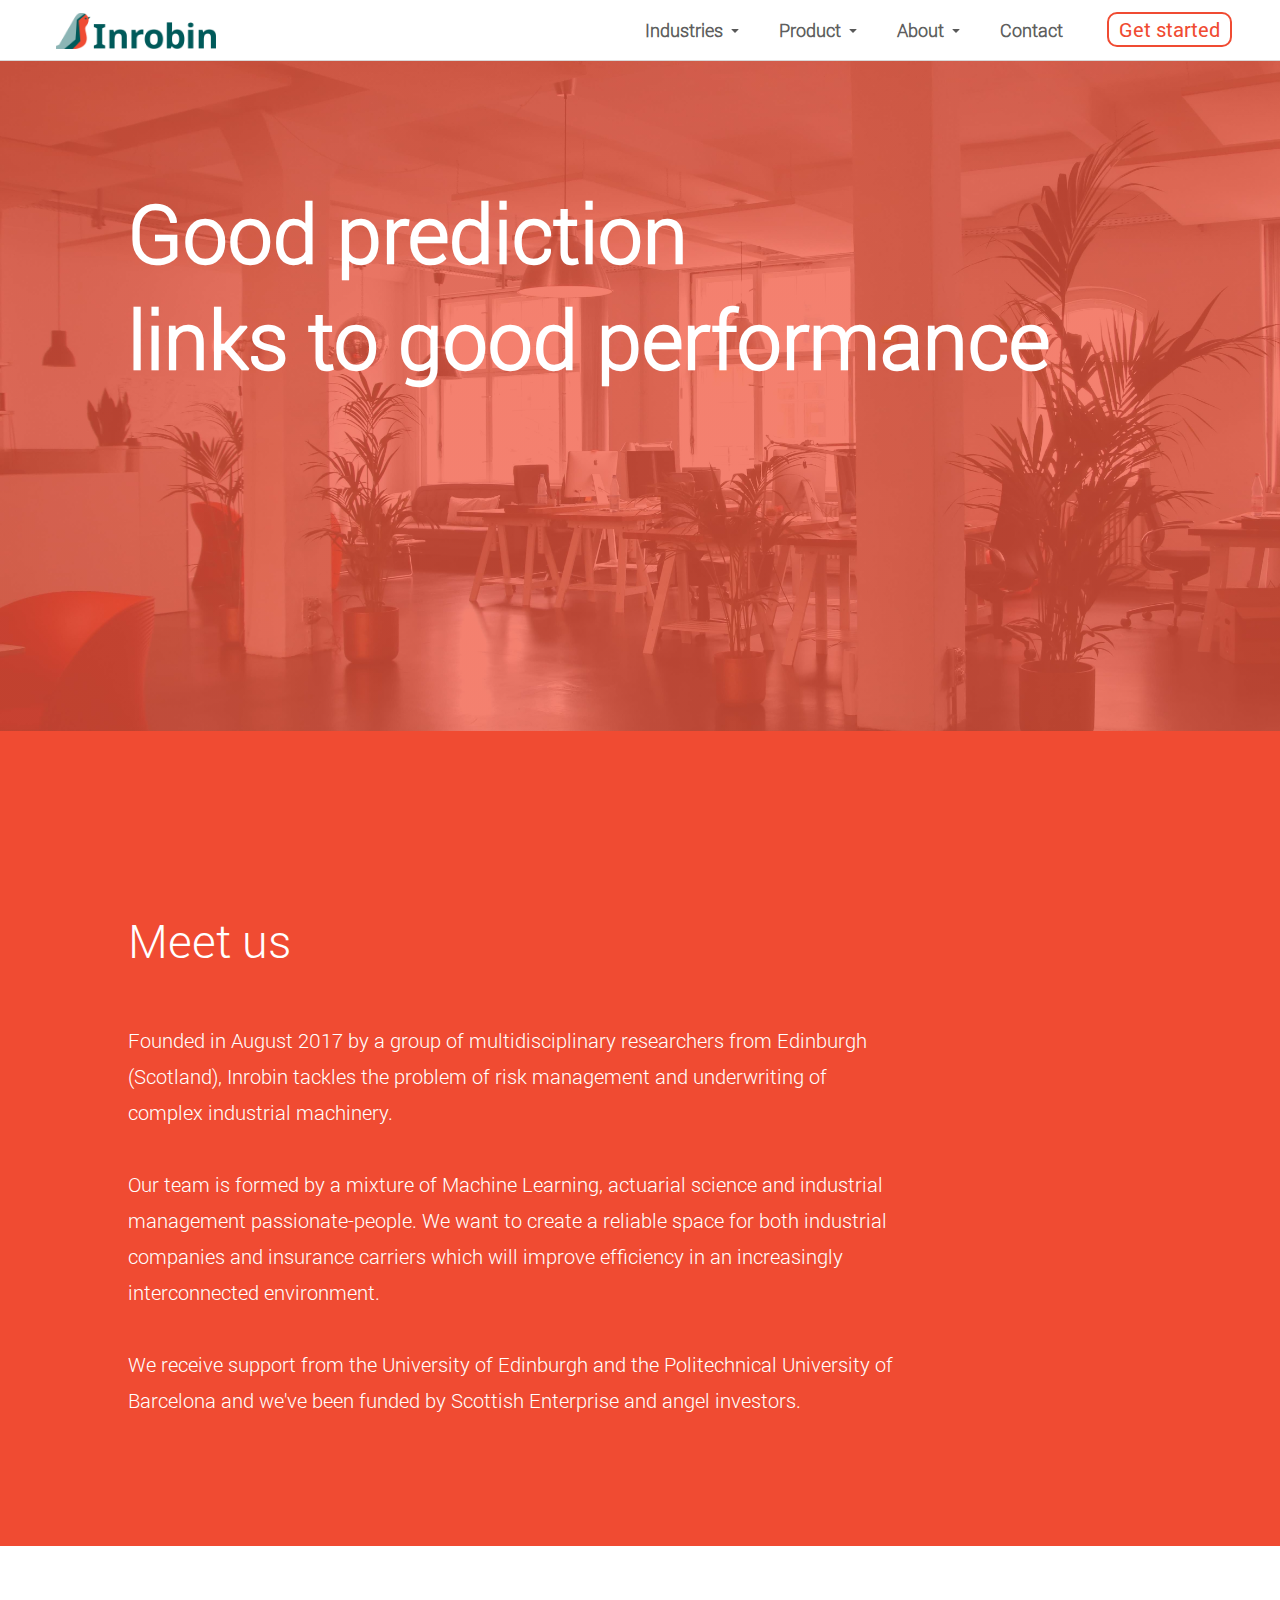
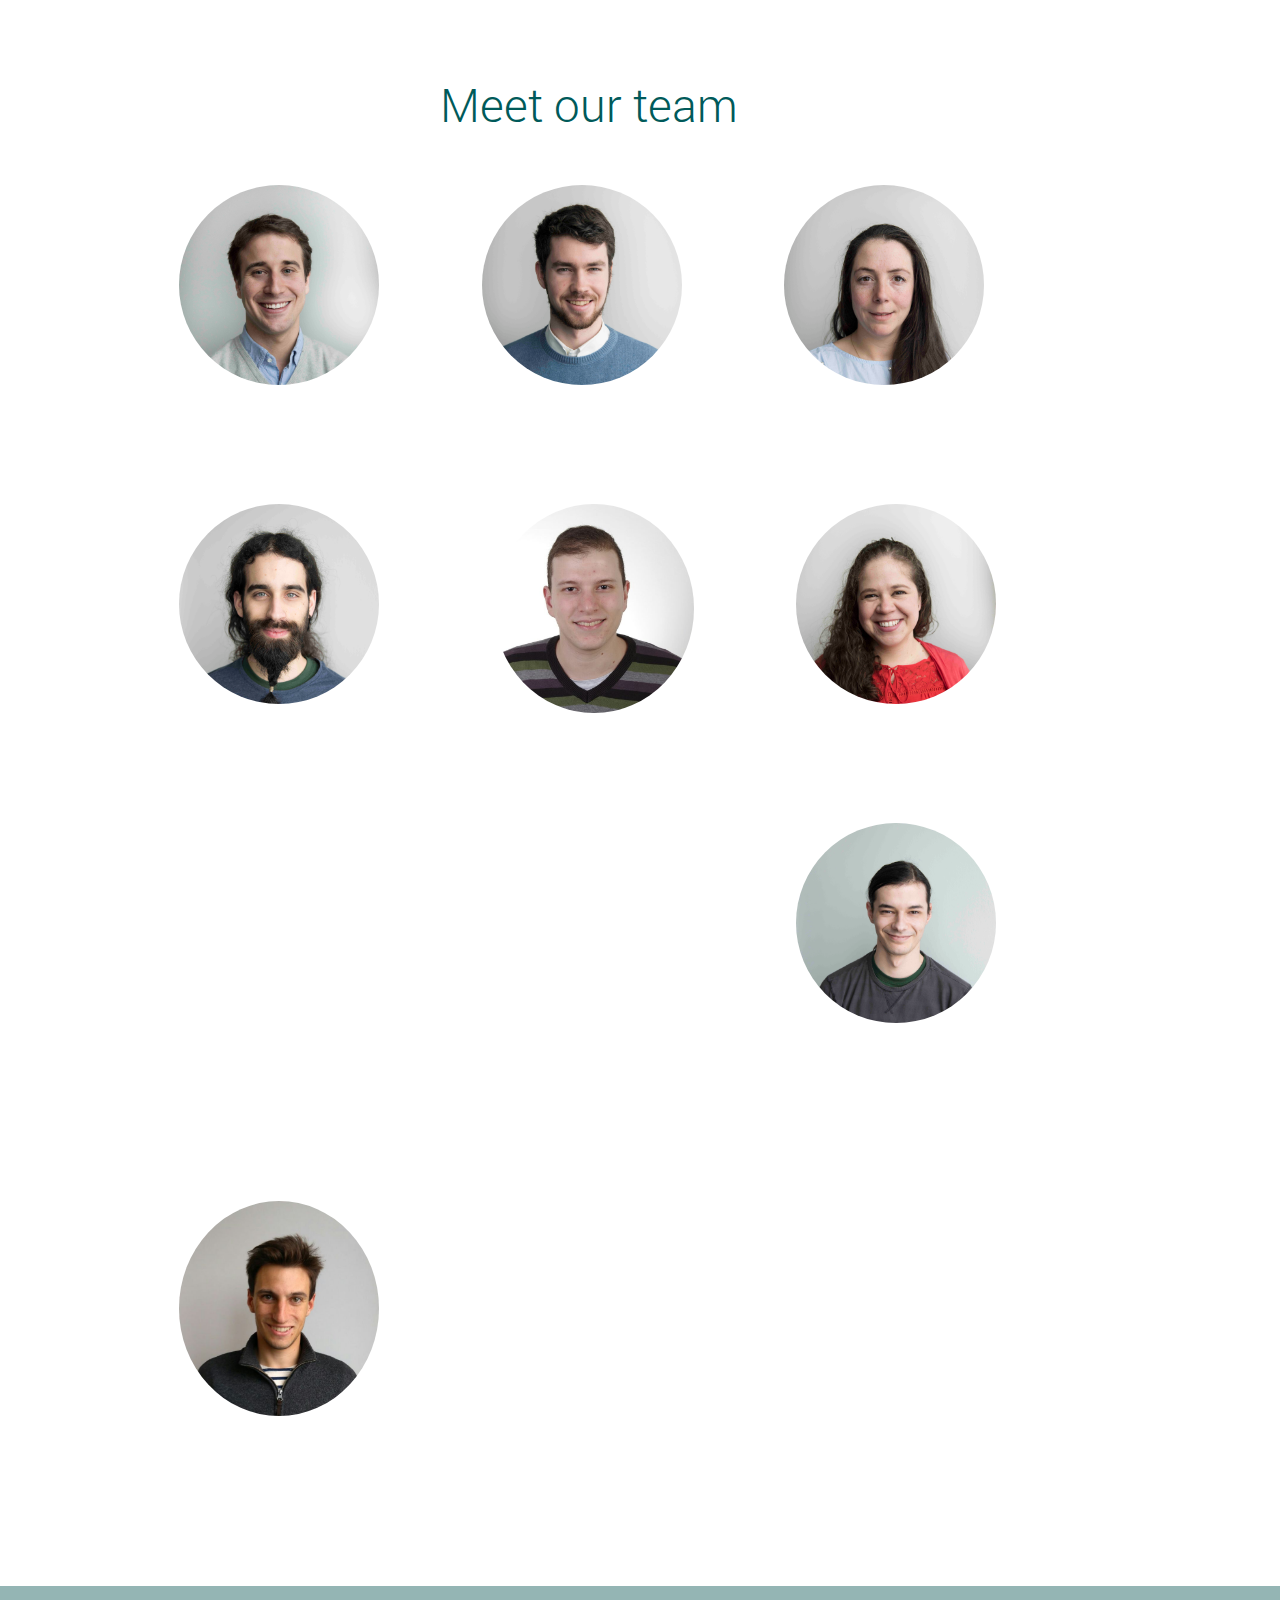
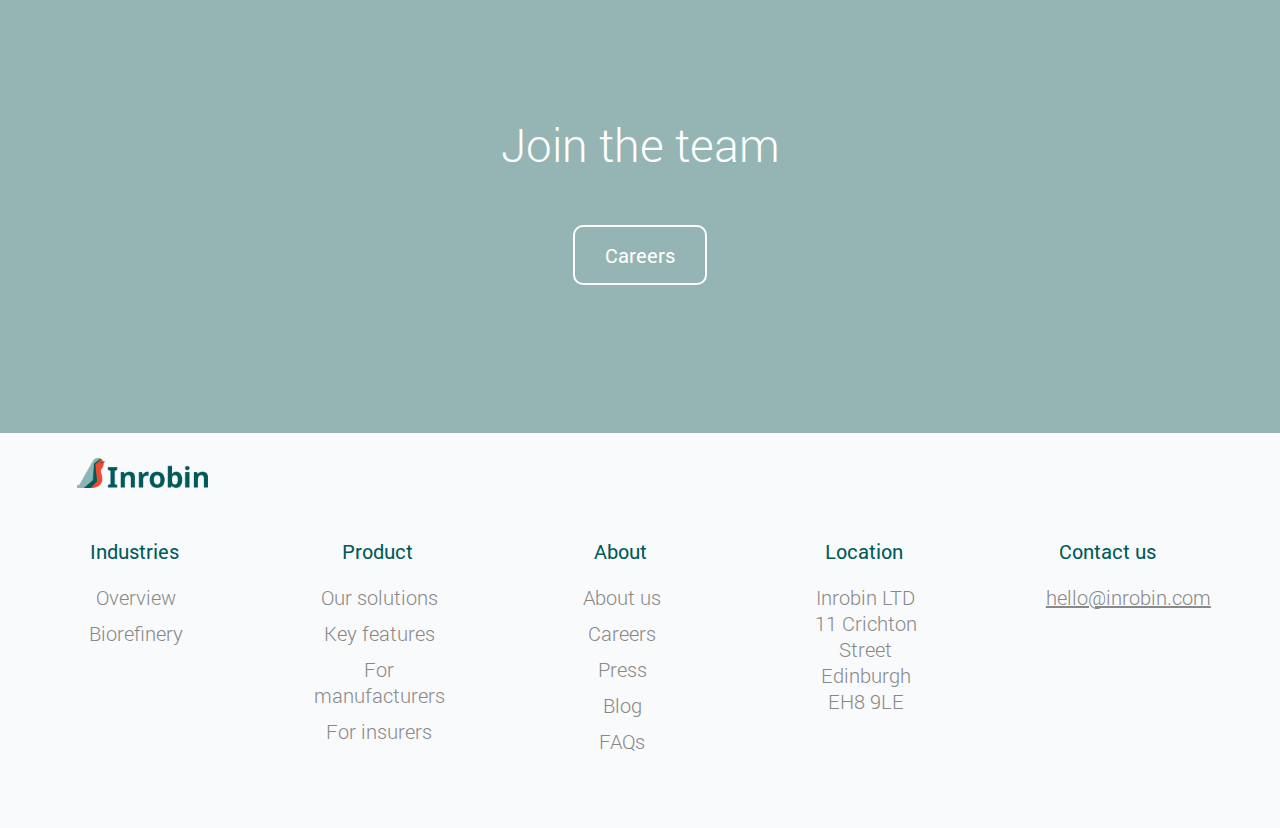
<file: inrobin/Inrobin_about.html>
<!DOCTYPE html>
<html lang="en" onclick="showOpac('Pepe')">
<head>
    <meta charset="UTF-8">
    <title>Inrobin About us</title>
    <link rel="stylesheet" type="text/css" href="inrobinstyle.css" />
    <link rel="shortcut icon" type="image/x-icon" href="/icons/favicon.ico" />
</head>
<body id="body">

  <header>
        <div id="logo" class="menuUp" >
          <h1>
            <a style="text-decoration: none" href="index.php">
                <img id="navToggle" class="smicon" src="logo/logo.png" style="width: 160px;margin-top:8%;margin-bottom:1%;">
            </a>
          </h1>
          <div id="navToggle" style="margin-top:2%;margin-right:3%">
            <a href="index.php"><img id="menu" src="images/menu.png" style="margin-top:0%;margin-right:3%;width: 100px;"></a>
          </div>
        </div>

        <nav>
            <ul>
                <li>
                    <a href="#">Industries <span class="toggle">Expand</span><span class="caret"></span></a>
                    <nav style="width:134px;margin-right:30%;">
                        <ul>
                            <li><a href="Inrobin_industries.html">Overview</a></li>
                            <li><a href="Inrobin_pulp.php">Biorefinery</a></li>
                        </ul>
                    </nav>
                </li>
                <li>
                    <a href="Inrobin_company.html">Product <span class="toggle">Expand</span><span class="caret"></span></a>
                    <nav style="width:197px;margin-right:25%;">
                        <ul>
                            <li><a href="Inrobin_company.html">Our platform</a></li>
                            <li><a href="Inrobin_company.html#keyfeatures">Key features</a></li>
                            <li><a href="Inrobin_company.html#starttopper">For manufacturers</a></li>
                            <li><a href="Inrobin_company.html#starttopinsu">For insurers</a></li>
                        </ul>
                    </nav>
                </li>
                <li>
                    <a href="#">About <span class="toggle">Expand</span><span class="caret"></span></a>
                    <nav style="width:123px;margin-right:30%;">
                        <ul>
                            <li><a href="Inrobin_about.html">About us</a></li>
                            <li><a href="Inrobin_careers.html">Careers</a></li>
                            <li><a href="http://rbsprivate.contentlive.co.uk/content/9ed483a9-b940-8439-b364-a8259f40e35e">Press</a></li>
                            <li><a href="https://medium.com/@Inrobin">Blog</a></li>
                            <li><a href="Inrobin_FAQs.html">FAQs</a></li>
                        </ul>
                    </nav>
                </li>
                <li><a href="Inrobin_contact.html">Contact&nbsp;&nbsp;&nbsp;&nbsp;&nbsp;&nbsp;</a></li>
                <li style = "margin-top: 1.1%;margin-bottom: 1%"><div class="dropdown3" ><a  href="http://dashboard.inrobin.com">Get started</a></div></li>
            </ul>
        </nav>
    </header>



<!--THIS IS FIRST BLOCK AND TITLE-->
<div class="femte" style="background: linear-gradient( rgba(240, 75, 50, 0.7), rgba(240, 75, 50, 0.7) ), url(images/office.jpeg);background-size:auto 125%; background-repeat: no-repeat;">

    <p class="negsmalltitle" style="color:white;font-size:80px;">
        <b>Good prediction<br> links to good performance</b>
        <!--Meet us-->
        <br><br><br>
    </p>

</div>

<!--THIS IS SECOND BLOCK WITH EXPLANATION-->
<div class="andre">
    <p class="negsmalltitle" style="width:80%;">
        <!--We insure machinery against unexpected breakdown predictively & economically.-->
        Meet us
    </p>
    <p class="negtextbox" style="width: 75%;">
        Founded in August 2017 by a group of multidisciplinary researchers from Edinburgh (Scotland),
        Inrobin tackles the problem of risk management and underwriting of complex industrial machinery.

        <br><br>Our team is formed by a mixture of Machine Learning, actuarial science and industrial
        management passionate-people. We want to create a reliable space for both industrial companies and
        insurance carriers which will improve efficiency in an increasingly interconnected environment.

        <br><br>We receive support from the University of Edinburgh and the Politechnical University of
        Barcelona and we've been funded by Scottish Enterprise and angel investors.
    </p>
</div>

<!--THIS IS BLOCK WITH PHOTOS-->
<div class="sjetteRelative" style="height:100%; ">
    <p class="smalltitle" style="width:80%;padding:0;text-align: center;margin-left:5%;">Meet our team</p>

        <div class="container" onclick="showHide('pinfo')">
            <div class="info" id="pinfo">
                <button type="button" class="seemore" onclick="showOpac('Pepe')"
                        style="float:right;padding:0;margin:0;width:10%;">
                    <a  style="font-family: roboto-thin;" > x </a>
                </button>
                <div style="width:80%;text-align:left;float:left;">
                    <a class="textbox" style="width:100%;font-family: roboto-light;color:rgb(0, 90, 90);margin:0 0 -5% 0;">
                        Jose-Maria Guerra
                    </a>
                    <a class="textbox" style="width:100%;font-family:roboto-thin;color: rgb(136, 136, 136);">
                        Chief Executive Officer
                    </a>
                </div>
                <p class="textbox" style="width: 100%;text-align:left;font-size:15px;line-height: 1.3;">
                    Before creating Inrobin, Jose-Maria 'Pepe' worked for several insurance companies, magic circle's
                    Clifford Chance and his family-owned law firm. He also worked for Spanish car part manufacturer
                    and continues to develop PhD research and tutoring at the University of Edinburgh.
                </p>

                <div style="margin-left:75%;margin-top:12%;">
                    <a href="https://www.linkedin.com/in/pepeguerra/" style="text-decoration: none;">
                        <img src="linkedin.png" style="width:25px;margin-bottom:30%;">
                    </a>

                    <a href="https://twitter.com/pepeg_m" style="text-decoration: none;">
                        <img src="twitter.png" style="width:25px;margin-bottom:30%;margin-left: 10%;">
                    </a>
                </div>
            </div>

            <div id="Pepe">
                <img src="portraits/pepe.jpeg" alt="Avatar" class="image">
                    <div class="text">
                        <p style="width:100%;margin:0;padding:0;font-family: roboto-light;color:rgb(0, 90, 90);">
                            Jose-Maria Guerra
                        </p>
                        <p style="width:100%;font-family:roboto-thin;margin:0;padding:0">
                            Chief Executive Officer
                        </p>
                    </div>
            </div>

        </div>

        <div class="container" onclick="showHide('minfo')">
            <div class="info" id="minfo">
                <button type="button" class="seemore" onclick="showOpac('Martin')"
                        style="float:right;padding:0;margin:0;width:10%;">
                    <a style="font-family: roboto-thin;" > x </a>
                </button>
                <div style="width:80%;text-align:left;float:left;">
                    <a class="textbox" style="width:100%">
                        Martin Kreer
                    </a>
                    <a class="textbox" style="width:100%;font-family:roboto-thin;color: rgb(136, 136, 136);">
                        Chief Financial Officer
                    </a>
                </div>
                <p class="textbox" style="width: 100%;text-align:left;font-size:15px;line-height: 1.3;padding-right: 5%;">
                    Prior to starting Inrobin, Martin worked for  EY, German bank L-Bank and Chemische Fabrik
                    Budenheim (Dr. Oetker Group). Martin’s financial expertise is key to our risk valuation,
                    Machine Learning and insurance models as well as to the overall management of the
                    project’s finances.
                </p>

                <div style="margin-left:75%;margin-top:12%;bottom:2%">
                    <a style="text-decoration: none;" href="https://www.linkedin.com/in/martin-kreer-032922107/?locale=en_US">
                        <img src="linkedin.png" style="width:25px;margin-bottom: 30%">
                    </a>

                    <a style="text-decoration: none;" href="https://twitter.com/TRMKreer">
                        <img src="twitter.png" style="width:25px;margin-bottom: 30%;margin-left: 10%;">
                    </a>
                </div>
            </div>

            <div id="Martin">
                <img src="portraits/martin.jpeg" alt="Avatar" class="image">
                    <div class="text">
                        <p style="width:100%;margin:0;padding:0;font-family: roboto-light;color:rgb(0, 90, 90);">
                            Martin Kreer
                        </p>
                        <p style="width:100%;font-family:roboto-thin;margin:0;padding:0">
                            Chief Financial Officer
                        </p>
                    </div>
            </div>

        </div>

        <div class="container" onclick="showHide('linfo')">
            <div class="info" id="linfo">
                <button type="button" class="seemore" onclick="showOpac('Lara')"
                        style="float:right;padding:0;margin:0;width:10%;">
                    <a style="font-family: roboto-thin;" > x </a>
                </button>
                <div style="width:80%;text-align:left;float:left;">
                    <a class="textbox" style="width:100%">
                        Lara Neira
                    </a>
                    <a class="textbox" style="width:100%;font-family:roboto-thin;color: rgb(136, 136, 136);">
                        Data scientist & CTO
                    </a>
                </div>
                <p class="textbox" style="width: 100%;text-align: left;font-size:15px;line-height: 1.3;">
                    Lara co-founded Inrobin while in her
                    last year of PhD in Machine Learning and Statistics at the University of Edinburgh.
                    She has a track record in quantitative finances having worked for Banco Pastor and Trinity
                    College Dublin. She has held numerous advanced developer positions and masters several
                    programming languages, driving Inrobin's technology.

                </p>

                <div style="margin-left:75%;margin-top:12%;bottom:2%">
                    <a style="text-decoration: none;" href="https://www.linkedin.com/in/lara-neira-88411365/">
                        <img src="linkedin.png" style="width:25px;margin-bottom: 30%;">
                    </a>

                    <a style="text-decoration: none;" href="">
                        <!--<img src="twitter.png" style="width:25px;margin-bottom: 30%;margin-left: 10%;">-->
                    </a>
                </div>
            </div>

            <div id="Lara">
                <img src="portraits/lara.jpeg" alt="Avatar" class="image">
                    <div class="text">
                        <p style="width:100%;margin:0;padding:0;font-family: roboto-light;color:rgb(0, 90, 90);">
                            Lara Neira
                        </p>
                        <p style="width:100%;font-family:roboto-thin;margin:0;padding:0">
                            Data scientist & CTO
                        </p>
                    </div>
            </div>

        </div>

        <div class="container" onclick="showHide('painfo')" >
            <div class="info" id="painfo">
            <button type="button" class="seemore" onclick="showOpac('Paulo')"
                    style="float:right;padding:0;margin:0;width:10%;">
                <a style="font-family: roboto-thin;" > x </a>
            </button>
                <div style="width:80%;text-align:left;float:left;">
                    <a class="textbox" style="width:100%">
                        Paulo Baña
                    </a>
                    <a class="textbox" style="width:100%;font-family:roboto-thin;color: rgb(136, 136, 136);">
                        Lead software developer
                    </a>
                </div>
                <p class="textbox" style="width: 100%;font-size:15px;line-height: 1.3;">
                    Paulo is the team's Lead Developer ensuring every bit makes sense within the back and
                    front end of the platform.
                </p>

                <div style="margin-left:75%;margin-top:12%;bottom:2%">
                    <a style="text-decoration: none;" href="https://www.linkedin.com/in/paulo-baña-garcía/">
                        <img src="linkedin.png" style="width:25px;margin-bottom: 30%;">
                    </a>

                    <a style="text-decoration: none;" href="https://twitter.com/InrobinLtd">
                        <!--<img src="twitter.png" style="width:25px;margin-bottom:30%;margin-left:10%;">-->
                    </a>
                </div>
            </div>

            <div id="Paulo">
                <img src="portraits/paulo.jpeg" alt="Avatar" class="image">
                    <div class="text">
                        <p style="width:100%;margin:0;padding:0;font-family: roboto-light;color:rgb(0, 90, 90);">
                            Paulo Baña
                        </p>
                        <p style="width:100%;font-family:roboto-thin;margin:0;padding:0">
                            Lead software developer
                        </p>
                    </div>
            </div>

        </div>

        <div class="container" onclick="showHide('dinfo')">
            <div class="info" id="dinfo">
                <button type="button" class="seemore" onclick="showOpac('David')"
                        style="float:right;padding:0;margin:0;width:10%;">
                    <a style="font-family: roboto-thin;" > x </a>
                </button>
                <div style="width:80%;text-align:left;float:left;">
                    <a class="textbox" style="width:100%">
                        David Fernández García
                    </a>
                    <a class="textbox" style="width:100%;font-family:roboto-thin;color: rgb(136, 136, 136);">
                        Software Developer
                    </a>
                </div>
                <p class="textbox" style="width: 100%;font-size:15px;line-height: 1.3;">

                </p>

                <div style="margin-left:75%;margin-top:12%;bottom:2%;">
                    <a style="text-decoration: none;" href="https://www.linkedin.com/in/david-fernandez-garcia-233261132/">
                        <img src="linkedin.png" style="width:25px;margin-bottom: 30%;">
                    </a>
                </div>
            </div>

            <div id="David">
                <img src="portraits/david.png" alt="Avatar" class="image">
                    <div class="text">
                        <p style="width:100%;margin:0;padding:0;font-family:roboto-light;color:rgb(0, 90, 90);">
                            David Fernández
                        </p>
                        <p style="width:100%;font-family:roboto-thin;margin:0;padding:0">
                            Software Developer
                        </p>
                    </div>
            </div>

        </div>

        <div class="container" onclick="showHide('miinfo')">
            <div class="info" id="miinfo">
                <button type="button" class="seemore" onclick="showOpac('Minerva')"
                        style="float:right;padding:0;margin:0;width:10%;">
                    <a style="font-family: roboto-thin;" > x </a>
                </button>
                <div style="width:70%;text-align:left;float:left;">
                    <a class="textbox" style="width:100%">
                        Minerva Martin
                    </a>
                    <a class="textbox" style="width:100%;font-family:roboto-thin;color: rgb(136, 136, 136);">
                        <!--Operational Researcher<br>-->
                        Risk Analyst
                    </a>
                </div>
                <p class="textbox" style="width: 100%;font-size:15px;line-height: 1.3;">
                    Minerva leads the operational efficiency  modeling and risk valuation analysis at Inrobin.
                    As a PhD at Edinburgh University Minerva specializes in mathematical modeling design and
                    programming, focusing in the field of Operations Research.
                </p>

                <div style="margin-left:75%;margin-top:12%;bottom:2%">
                    <a style="text-decoration: none;" href="https://www.linkedin.com/in/minerva-martin-del-campo-415515104//">
                        <img src="linkedin.png" style="width:25px;margin-bottom: 30%;">
                    </a>

                    <a style="text-decoration: none;" href="https://twitter.com/InrobinLtd">
                        <!--<img src="twitter.png" style="width:25px;margin-bottom:30%;margin-left:10%;">-->
                    </a>
                </div>
            </div>

            <div id="Minerva">
                <img src="portraits/minerva.jpeg" alt="Avatar" class="image">
                    <div class="text">
                        <p style="width:100%;margin:0;padding:0;font-family: roboto-light;color:rgb(0, 90, 90);">
                            Minerva Martin
                        </p>
                        <p style="width:100%;font-family:roboto-thin;margin:0;padding:0">
                            <!--Operational Researcher<br>-->
                            Risk Analyst
                        </p>
                    </div>
            </div>

        </div>

        <div class="container" onclick="showHide('aninfo')">
            <div class="info" id="aninfo">
                <button type="button" class="seemore" onclick="showOpac('Anxo')"
                        style="float:right;padding:0;margin:0;width:10%;">
                    <a style="font-family: roboto-thin;" > x </a>
                </button>
                <div style="width:70%;text-align:left;float:left;">
                    <a class="textbox" style="width:100%">
                        Anxo Asensio
                    </a>
                    <a class="textbox" style="width:100%;font-family:roboto-thin;color: rgb(136, 136, 136);">
                        <!--Operational Researcher<br>-->
                        Software developer
                    </a>
                </div>
                <p class="textbox" style="width: 100%;font-size:15px;line-height: 1.3;">
                    Anxo is a skilled software developer and brings a great deal of resources to the team.
                    He develops in Python and other programming languages and solves any issue that arises.
                    His resolutive attitude pushes the Inrobin forward".
                </p>

                <div style="margin-left:75%;margin-top:12%;bottom:2%">
                    <a style="text-decoration: none;" href="https://www.linkedin.com/in/anxoasensio/">
                        <img src="linkedin.png" style="width:25px;margin-bottom: 30%;">
                    </a>

                    <a style="text-decoration: none;" href="https://twitter.com/InrobinLtd">
                        <!--<img src="twitter.png" style="width:25px;margin-bottom:30%;margin-left:10%;">-->
                    </a>
                </div>
            </div>

            <div id="Anxo">
                <img src="portraits/anxo.jpeg" alt="Avatar" class="image">
                    <div class="text">
                        <p style="width:100%;margin:0;padding:0;font-family: roboto-light;color:rgb(0, 90, 90);">
                            Anxo Asensio
                        </p>
                        <p style="width:100%;font-family:roboto-thin;margin:0;padding:0 0 29% 0">
                            <!--Operational Researcher<br>-->
                            Software developer
                        </p>
                    </div>
            </div>

        </div>

        <div class="container" onclick="showHide('andinfo')">
            <div class="info" id="andinfo">
                <button type="button" class="seemore" onclick="showOpac('Andre')"
                        style="float:right;padding:0;margin:0;width:10%;">
                    <a style="font-family: roboto-thin;" > x </a>
                </button>
                <div style="width:80%;text-align:left;float:left;">
                    <a class="textbox" style="width:100%">
                        André Faroni
                    </a>
                    <a class="textbox" style="width:100%;font-family:roboto-thin;color: rgb(136, 136, 136);">

                    </a>
                </div>
                <p class="textbox" style="width: 100%;font-size:15px;line-height: 1.3;">

                </p>

                <div style="margin-left:75%;margin-top:12%;bottom:2%;">
                    <a style="text-decoration: none;" href="https://www.linkedin.com/in//">
                        <img src="linkedin.png" style="width:25px;margin-bottom: 30%;">
                    </a>
                </div>
            </div>

            <div id="Andre">
                <img src="portraits/andre.png" alt="Avatar" class="image">
                    <div class="text">
                        <p style="width:100%;margin:0;padding:0;font-family:roboto-light;color:rgb(0, 90, 90);">
                            André Faroni
                        </p>
                        <p style="width:100%;font-family:roboto-thin;margin:0;padding:0">

                        </p>
                    </div>
            </div>

        </div>



</div>

<!--THIS IS JOIN THE TEAM-->
<div class="tredje" style="text-align: center;height:100%;width:100%;; position:relative">
    <p class="negsmalltitle" style="width:100%;padding: 0 0 5% 0">
     Join the team
    </p>

    <div class="careers">
        <a class="careersen" href="Inrobin_careers.html">
            Careers
        </a>
    </div>

</div>



<footer>
    <a href="index.php" style="padding: 0 100% 0 6%;width:100%;">
        <img src="logo/logo.png" alt="Inrobin logo"  style="height:30px;margin-bottom: -0%;">
    </a>

    <div class="feet">
        <p>Industries</p>

        <a class="foot" href="Inrobin_company.html">
            <p class="feeter">
                Overview
            </p>
        </a>
        <a  class="foot" href="Inrobin_industries.html">
            <p class="feeter">
                Biorefinery
            </p>
        </a>

    </div>



    <div class="feet">
        <p>Product</p>

        <a class="foot" href="Inrobin_company.html">
            <p class="feeter">
                Our solutions
            </p>
        </a>
        <a class="foot" href="Inrobin_company.html">
            <p class="feeter">
                Key features
            </p>
        </a>
        <a class="foot" href="Inrobin_company.html#tredje">
            <p class="feeter">
                For manufacturers
            </p>
        </a>
        <a class="foot" href="Inrobin_company.html#fjerde">
            <p class="feeter">
                For insurers
            </p>
        </a>
    </div>


    <div class="feet">
        <p>About</p>

        <a class="foot" href="Inrobin_about.html">
            <p class="feeter">
                About us
            </p>
        </a>
        <a class="foot" href="Inrobin_careers.html">
            <p class="feeter">
                Careers
            </p>
        </a>
        <a class="foot" href="http://rbsprivate.contentlive.co.uk/content/9ed483a9-b940-8439-b364-a8259f40e35e">
            <p class="feeter">
                Press
            </p>
        </a>
        <a class="foot" href="https://medium.com/@Inrobin">
            <p class="feeter">
                Blog
            </p>
        </a>
        <a class="foot" href="Inrobin_FAQs.html">
            <p class="feeter">
                FAQs
            </p>
        </a>
    </div>

    <div class="feet">
        <p>Location</p>
        <p class="feeter">
            Inrobin LTD<br>
            11 Crichton Street<br>
            Edinburgh<br>
            EH8 9LE<br><br>
        </p>
    </div>

    <div class="feet">
        <p>Contact us</p>
        <p class="feeter">
            <a href="mailto:mailto:hello@inrobin.com" class="feeter">hello@inrobin.com<br></a>
        </p>
    </div>



</footer>

<!--Responsive header script-->
<script>
function myFunction() {
    var x = document.getElementById("myTopnav");
    if (x.className === "right") {
        x.className += " responsive";
    } else {
        x.className = "right";
    }
}
</script>

<script>

function showHide(theDiv) {
    var x = document.getElementById(theDiv);
    if (x.style.display === "block") {
        x.style.display = "none";
    } else {
        x.style.display = "block";
    }
}

function showOpac(theText) {
    var y = document.getElementById(theText);
    if (y.style.display === "none") {
        y.style.display = "block";
    } else {
        y.style.opacity = "0.9";
    }
}

function hideOpac(theText) {
    var y = document.getElementById(theText);
    y.style.display = "none"; <!-- THIS WORKS BUT ONLY ONCE-->
//    y.style.opacity = "0.1";
}



</script>


<!--video autoplay muted loop id="bgvid">
    <source src="cityscape.mp4" type="video/mp4">
</video-->

<!--SMOOTH SCROLLING SCRIPT-->
<script src="https://ajax.googleapis.com/ajax/libs/jquery/3.3.1/jquery.min.js"></script>
<script>
$(document).ready(function(){
  // Add smooth scrolling to all links
  $("a").on('click', function(event) {

    // Make sure this.hash has a value before overriding default behavior
    if (this.hash !== "") {
      // Prevent default anchor click behavior
      //event.preventDefault();

      // Store hash
      var hash = this.hash;

      // Using jQuery's animate() method to add smooth page scroll
      // The optional number (800) specifies the number of milliseconds it takes to scroll to the specified area
      $('html, body').animate({
        scrollTop: $(hash).offset().top
      }, 800, function(){

        // Add hash (#) to URL when done scrolling (default click behavior)
        window.location.hash = hash;
      });
    } // End if
  });
});
</script>

<!--MENU SCRIPT-->
<script>
$(document).ready(function() {
    $("#navToggle a").click(function(e){
        e.preventDefault();

        $("header > nav").slideToggle("medium");
        $("#logo").toggleClass("menuUp menuDown");
    });

    $(window).resize(function() {
        if($( window ).width() >= "1000") {
            $("header > nav").css("display", "block");

            if($("#logo").attr('class') == "menuDown") {
                $("#logo").toggleClass("menuUp menuDown");
            }
        }
        else {
            $("header > nav").css("display", "none");
        }
    });

    $("header > nav > ul > li > a").click(function(e) {
      if($( window ).width() <= "1000") { if($(this).children() ) {
                $(this).siblings().slideToggle("fast")
                $(this).children(".toggle").html($(this).children(".toggle").html() == 'close' ? 'expand' : 'close');
            }
        }
    });
});
</script>
</body>
</html>


<!--&lt;!&ndash;-->
<!--Prediction graphs,-->

<!--VIDEO BACKGROUND PLAY-->
<!--<div style='position:relative;z-index:-1;left:0;top:0;width:100%;height:100%;font-size:0'>-->
    <!--<video autoplay muted loop id="bgvid" style="z-index: -1">-->
    <!--<source src="images/biovideo.mov" type="video/mov" style="width:100%;height:100%">-->
    <!--</video>-->

        <!--<div class="overlay">-->
            <!--<h1>asdfasdfsadf</h1>-->
            <!--<p>Content above your video</p>-->
<!--&lt;!&ndash;asdfa&ndash;&gt;-->
        <!--&lt;!&ndash;<form>&ndash;&gt;-->
            <!--&lt;!&ndash;<p style="color:white;z-index: 0">Content Below Your Video</p>&ndash;&gt;-->
            <!--&lt;!&ndash;<label for="input">Form Input Label</label>&ndash;&gt;-->
            <!--&lt;!&ndash;<input id="input" name="input" value="Username" />&ndash;&gt;-->
            <!--&lt;!&ndash;<button type="submit">Herlighet</button>&ndash;&gt;-->
        <!--&lt;!&ndash;</form>&ndash;&gt;-->

            <!--<a class="title">-->
                <!--Reducing operational risks and decreasing insurance costs-->
            <!--</a>-->
            <!--<a class="title">-->
                <!--Reducing operational risks and decreasing insurance costs-->
            <!--</a>-->

            <!--<img>-->

    <!--</div>-->

<!--</div>-->
</file>
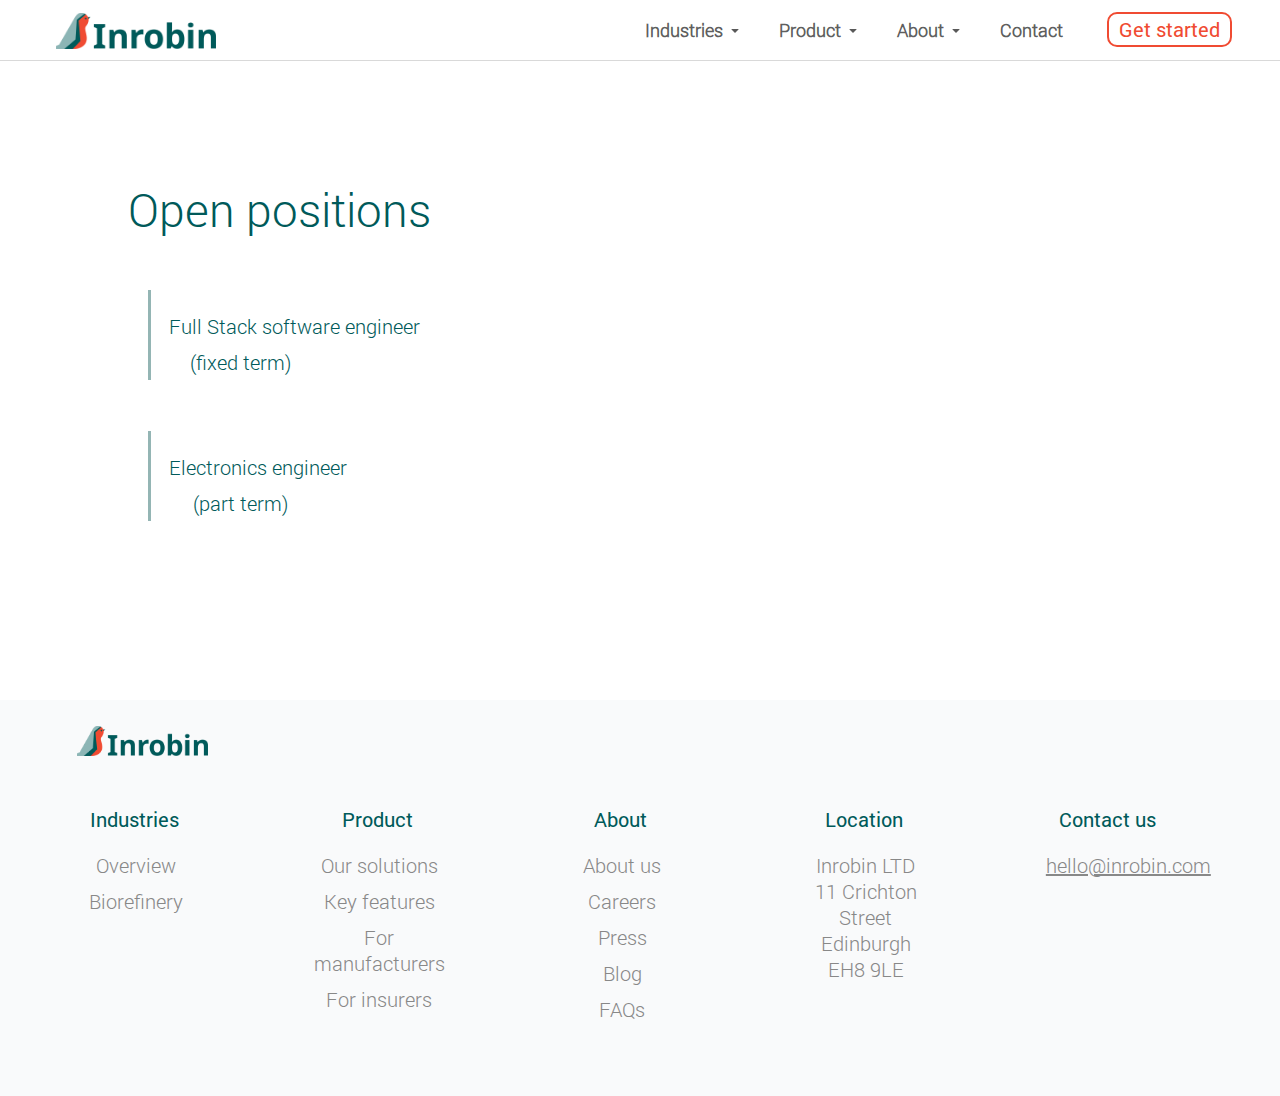
<file: inrobin/Inrobin_careers.html>
<!DOCTYPE html>
<html lang="en">
<head>
    <meta charset="UTF-8">
    <title>Inrobin Industry</title>
    <link rel="stylesheet" type="text/css" href="inrobinstyle.css" />
    <link rel="shortcut icon" type="image/x-icon" href="/icons/favicon.ico" />
</head>
<body>

  <header>
        <div id="logo" class="menuUp" >
          <h1>
            <a style="text-decoration: none" href="index.php">
                <img id="navToggle" class="smicon" src="logo/logo.png" style="width: 160px;margin-top:8%;margin-bottom:1%;">
            </a>
          </h1>
          <div id="navToggle" style="margin-top:2%;margin-right:3%">
            <a href="index.php"><img id="menu" src="images/menu.png" style="margin-top:0%;margin-right:3%;width: 100px;"></a>
          </div>
        </div>

        <nav>
            <ul>
                <li>
                    <a href="#">Industries <span class="toggle">Expand</span><span class="caret"></span></a>
                    <nav style="width:134px;margin-right:30%;">
                        <ul>
                            <li><a href="Inrobin_industries.html">Overview</a></li>
                            <li><a href="Inrobin_pulp.php">Biorefinery</a></li>
                        </ul>
                    </nav>
                </li>
                <li>
                    <a href="Inrobin_company.html">Product <span class="toggle">Expand</span><span class="caret"></span></a>
                    <nav style="width:197px;margin-right:25%;">
                        <ul>
                            <li><a href="Inrobin_company.html">Our platform</a></li>
                            <li><a href="Inrobin_company.html#keyfeatures">Key features</a></li>
                            <li><a href="Inrobin_company.html#starttopper">For manufacturers</a></li>
                            <li><a href="Inrobin_company.html#starttopinsu">For insurers</a></li>
                        </ul>
                    </nav>
                </li>
                <li>
                    <a href="#">About <span class="toggle">Expand</span><span class="caret"></span></a>
                    <nav style="width:123px;margin-right:30%;">
                        <ul>
                            <li><a href="Inrobin_about.html">About us</a></li>
                            <li><a href="Inrobin_careers.html">Careers</a></li>
                            <li><a href="http://rbsprivate.contentlive.co.uk/content/9ed483a9-b940-8439-b364-a8259f40e35e">Press</a></li>
                            <li><a href="https://medium.com/@Inrobin">Blog</a></li>
                            <li><a href="Inrobin_FAQs.html">FAQs</a></li>
                        </ul>
                    </nav>
                </li>
                <li><a href="Inrobin_contact.html">Contact&nbsp;&nbsp;&nbsp;&nbsp;&nbsp;&nbsp;</a></li>
                <li style = "margin-top: 1.1%;margin-bottom: 1%"><div class="dropdown3" ><a  href="http://dashboard.inrobin.com">Get started</a></div></li>
            </ul>
        </nav>
    </header>


<div class="sjette">
    <p class="smalltitle">
      Open positions
    </p>

    <div class="jobs" id="fullstack" onclick="showHide('fullstack');showHide('fullstack_expanded')">
        <p class="textbox" style="width:100%;padding:5% 5% 0 5%;">
            Full Stack software engineer
        </p>
        <p class="textbox" style="text-align: center;padding:0;width:50%;">
            (fixed term)
        </p>
    </div>

    <div class="position" id="fullstack_expanded" style="display: none;">
        <p class="textbox">
            <b>Full Stack software engineer<br>
                (fixed term)</b>
        </p>

        <div style="width:10%;float:right;">
            <p class="seemore" onclick="showHide('fullstack');showHide('fullstack_expanded')"
                    style="margin-left:20%;margin-top:25%;padding:0;">

                <a class="seemore"> x </a>
            </p>
        </div>


        <p class="textbox">
            We are looking to hire an experienced full stack engineer proficient in Python, Java based
            framework to join our exciting team of engineers in Edinburgh! You will work along the
            engineering team to develop the back-end of our product, in coordination with our current partners' team.

            <br><br><b>Preferred skills</b>

            <br><br>Team work abilities and project management experience (tight deadlines)<br>
            ML experience<br>
            3+ years of Python experience<br>
            Prior experience in API environment development<br>
            Product management/development experience

            <br><br><b>What you get</b>

            <br><br>Competitive salary<br>
            Startup environment<br>
            Participation in future ESOP

            <br><br><b>How to apply</b>
            <br><br>Please send us your resume to pg@inrobin.com with “Full-stack developer Application” as heading.
        </p>



    </div>

    <div class="jobs" id="electronics" onclick="showHide('electronics');showHide('electronics_expanded')">
        <p class="textbox" style="width:100%;padding:5% 5% 0 5%;">
            Electronics engineer
        </p>
        <p class="textbox" style="text-align: center;padding:0;width:50%;">
            (part term)
        </p>
    </div>

    <div class="position" id="electronics_expanded" style="display: none;">
        <p class="textbox">
            <b>Electronics engineer<br>
                (part term)</b>
        </p>

        <div style="width:10%;float:right;">
            <p class="seemore" onclick="showHide('electronics');showHide('electronics_expanded')"
                    style="margin-left:20%;margin-top:25%;padding:0;">

                <a class="seemore"> x </a>
            </p>
        </div>


        <p class="textbox">
            We are looking to hire an experienced electronics engineer proficient in industrial environments to join
            our exciting team of engineers in Edinburgh!
​
            <br><br>You will work along the engineering team to develop technical analysis

            <br><br><b>Preferred skills</b>

            <br><br>Electronic engineering degree or related industrial subject<br>

            Team work abilities and project management experience (tight deadlines);<br>
            Working knowledge of security frameworks and enterprise architecture for IoT;<br>
            Experience full IoT lifecycle of including device provisioning, commissioning, and remote device management layers;<br>
            High level of technical knowledge and IT skills;<br>
            Strong analysis and practical problem-solving abilities to improve designs;<br>

            <br><br><b>What you get</b>

            <br><br>Competitive salary<br>
            Startup environment<br>
            Participation in future ESOP

            <br><br><b>How to apply</b>
            <br><br>Please send us your resume to pg@inrobin.com with “Electronics Engineer Application” as heading.
        </p>



    </div>
</div>


<footer>
    <a href="index.php" style="padding: 0 100% 0 6%;width:100%;">
        <img src="logo/logo.png" alt="Inrobin logo"  style="height:30px;margin-bottom: -0%;">
    </a>

    <div class="feet">
        <p>Industries</p>

        <a class="foot" href="Inrobin_company.html">
            <p class="feeter">
                Overview
            </p>
        </a>
        <a  class="foot" href="Inrobin_industries.html">
            <p class="feeter">
                Biorefinery
            </p>
        </a>

    </div>



    <div class="feet">
        <p>Product</p>

        <a class="foot" href="Inrobin_company.html">
            <p class="feeter">
                Our solutions
            </p>
        </a>
        <a class="foot" href="Inrobin_company.html">
            <p class="feeter">
                Key features
            </p>
        </a>
        <a class="foot" href="Inrobin_company.html#tredje">
            <p class="feeter">
                For manufacturers
            </p>
        </a>
        <a class="foot" href="Inrobin_company.html#fjerde">
            <p class="feeter">
                For insurers
            </p>
        </a>
    </div>


    <div class="feet">
        <p>About</p>

        <a class="foot" href="Inrobin_about.html">
            <p class="feeter">
                About us
            </p>
        </a>
        <a class="foot" href="Inrobin_careers.html">
            <p class="feeter">
                Careers
            </p>
        </a>
        <a class="foot" href="http://rbsprivate.contentlive.co.uk/content/9ed483a9-b940-8439-b364-a8259f40e35e">
            <p class="feeter">
                Press
            </p>
        </a>
        <a class="foot" href="https://medium.com/@Inrobin">
            <p class="feeter">
                Blog
            </p>
        </a>
        <a class="foot" href="Inrobin_FAQs.html">
            <p class="feeter">
                FAQs
            </p>
        </a>
    </div>

    <div class="feet">
        <p>Location</p>
        <p class="feeter">
            Inrobin LTD<br>
            11 Crichton Street<br>
            Edinburgh<br>
            EH8 9LE<br><br>
        </p>
    </div>

    <div class="feet">
        <p>Contact us</p>
        <p class="feeter">
            <a href="mailto:mailto:hello@inrobin.com" class="feeter">hello@inrobin.com<br></a>
        </p>
    </div>



</footer>
<!--Responsive header script-->
<script>
function myFunction() {
    var x = document.getElementById("myTopnav");
    if (x.className === "right") {
        x.className += " responsive";
    } else {
        x.className = "right";
    }
}
</script>

<script>

function showHide(theDiv) {
    var x = document.getElementById(theDiv);
    if (x.style.display === "none") {
        x.style.display = "block";
    } else {
        x.style.display = "none";
    }
}
</script>

<!--SMOOTH SCROLLING SCRIPT-->
<script src="https://ajax.googleapis.com/ajax/libs/jquery/3.3.1/jquery.min.js"></script>
<script>
$(document).ready(function(){
  // Add smooth scrolling to all links
  $("a").on('click', function(event) {

    // Make sure this.hash has a value before overriding default behavior
    if (this.hash !== "") {
      // Prevent default anchor click behavior
      //event.preventDefault();

      // Store hash
      var hash = this.hash;

      // Using jQuery's animate() method to add smooth page scroll
      // The optional number (800) specifies the number of milliseconds it takes to scroll to the specified area
      $('html, body').animate({
        scrollTop: $(hash).offset().top
      }, 800, function(){

        // Add hash (#) to URL when done scrolling (default click behavior)
        window.location.hash = hash;
      });
    } // End if
  });
});
</script>
<!--MENU SCRIPT-->
<script>
$(document).ready(function() {
    $("#navToggle a").click(function(e){
        e.preventDefault();

        $("header > nav").slideToggle("medium");
        $("#logo").toggleClass("menuUp menuDown");
    });

    $(window).resize(function() {
        if($( window ).width() >= "1000") {
            $("header > nav").css("display", "block");

            if($("#logo").attr('class') == "menuDown") {
                $("#logo").toggleClass("menuUp menuDown");
            }
        }
        else {
            $("header > nav").css("display", "none");
        }
    });

    $("header > nav > ul > li > a").click(function(e) {
      if($( window ).width() <= "1000") { if($(this).children() ) {
                $(this).siblings().slideToggle("fast")
                $(this).children(".toggle").html($(this).children(".toggle").html() == 'close' ? 'expand' : 'close');
            }
        }
    });
});
</script>
</body>
</html>


<!--
neural network based machine learning algorithm for predictive analytics of production permformance
-->
</file>
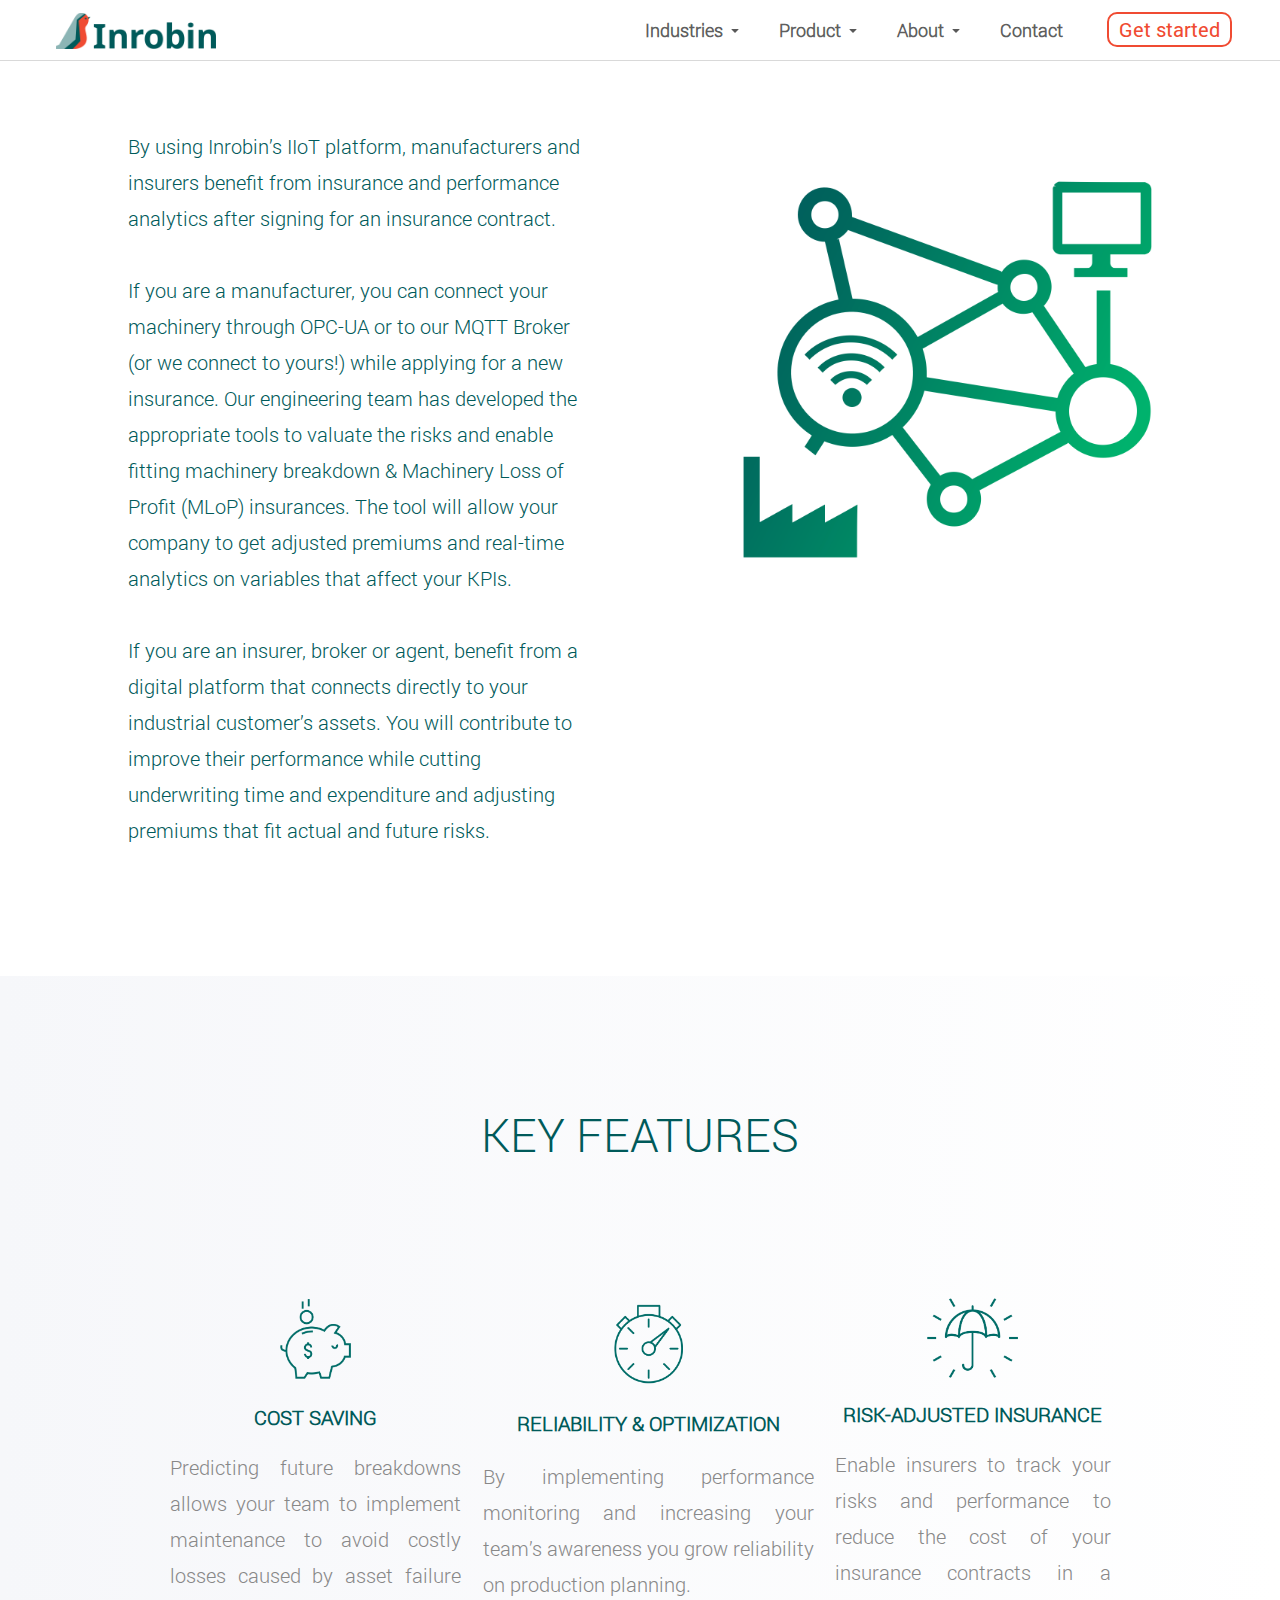
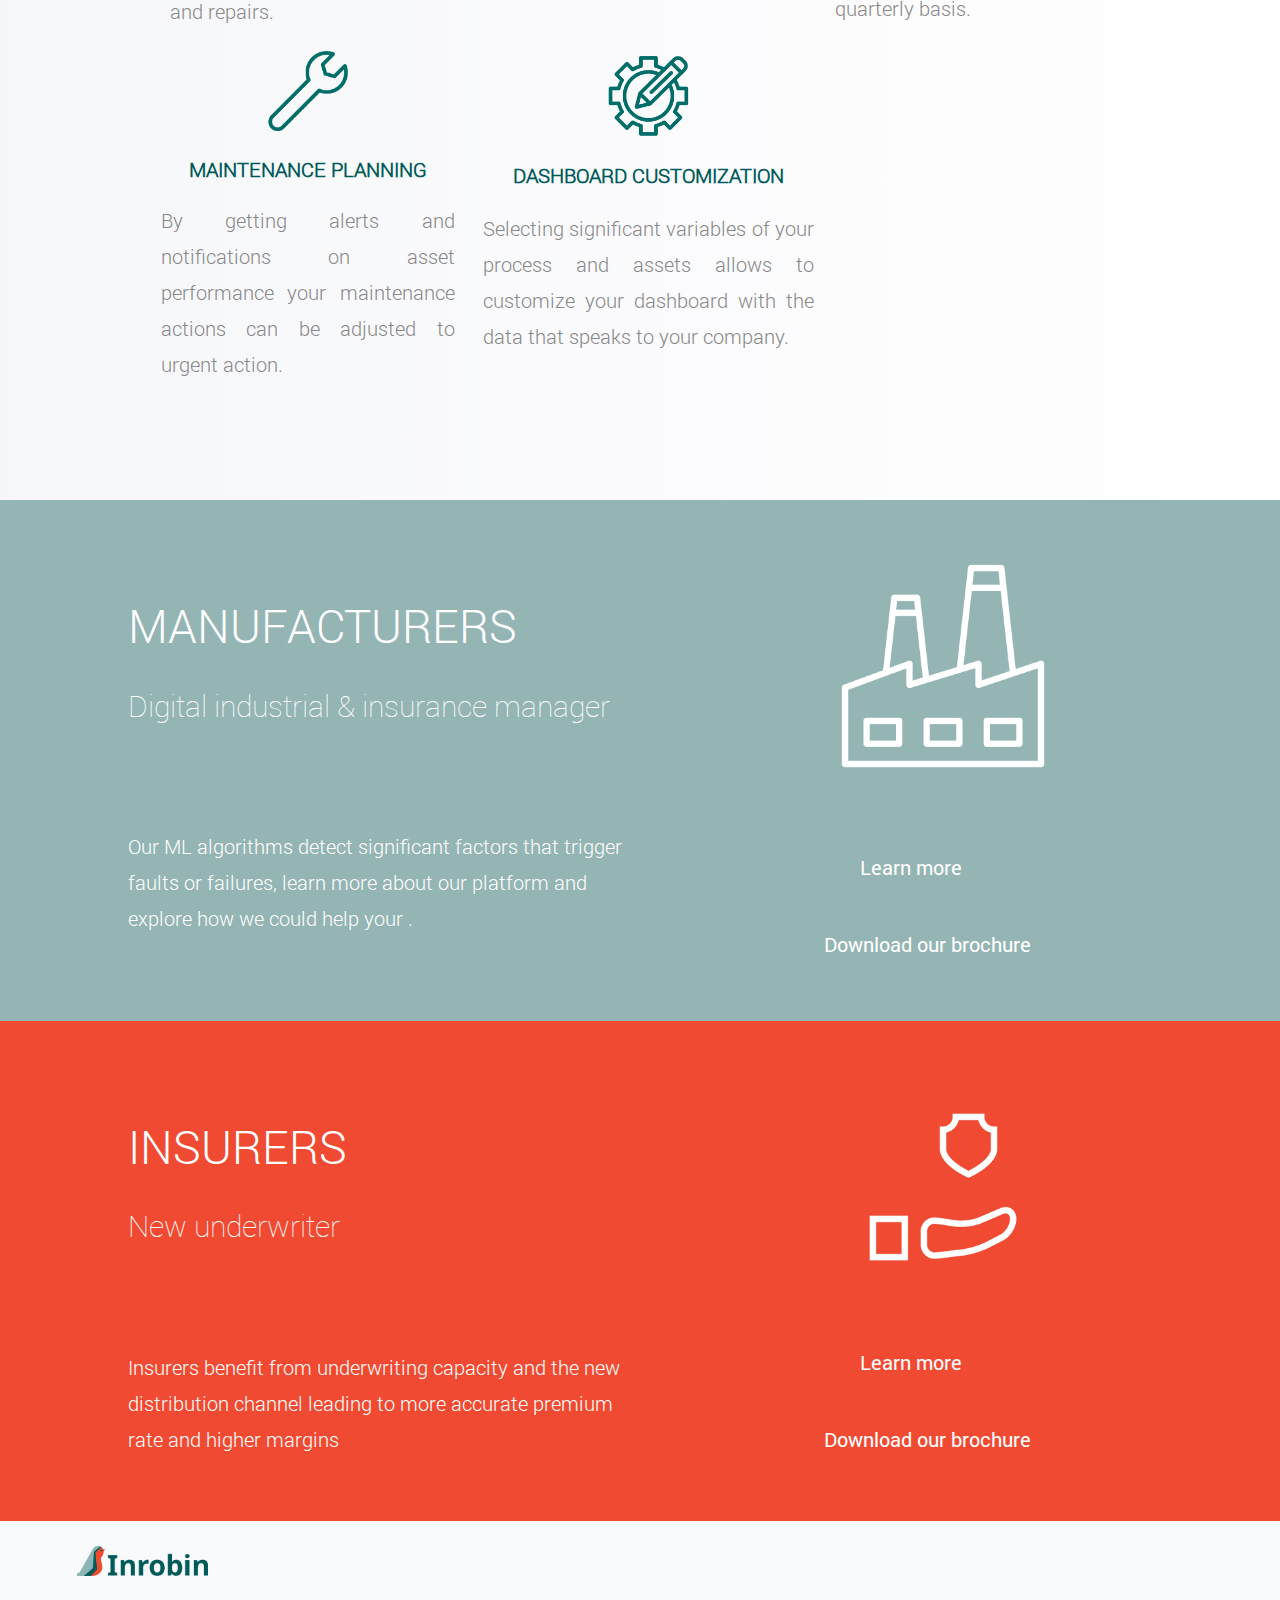
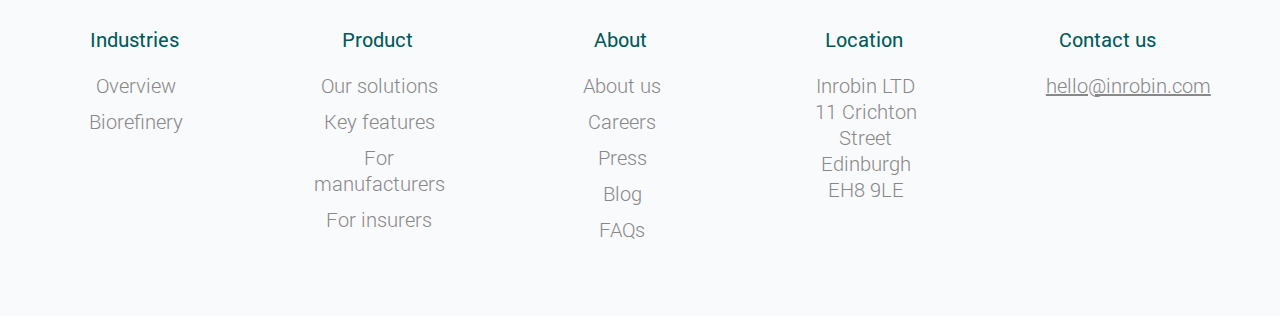
<file: inrobin/Inrobin_company.html>
<!DOCTYPE html>
<html lang="en">
<head>
    <meta charset="UTF-8">
    <title>Inrobin Company</title>
    <link rel="stylesheet" type="text/css" href="inrobinstyle.css" />
    <link rel="shortcut icon" type="image/x-icon" href="/icons/favicon.ico" />
</head>
<body>



  <header>
        <div id="logo" class="menuUp" >
          <h1>
            <a style="text-decoration: none" href="index.php">
                <img id="navToggle" class="smicon" src="logo/logo.png" style="width: 160px;margin-top:8%;margin-bottom:1%;">
            </a>
          </h1>
          <div id="navToggle" style="margin-top:2%;margin-right:3%">
            <a href="index.php"><img id="menu" src="images/menu.png" style="margin-top:0%;margin-right:3%;width: 100px;"></a>
          </div>
        </div>

        <nav>
            <ul>
                <li>
                    <a href="#">Industries <span class="toggle">Expand</span><span class="caret"></span></a>
                    <nav style="width:134px;margin-right:30%;">
                        <ul>
                            <li><a href="Inrobin_industries.html">Overview</a></li>
                            <li><a href="Inrobin_pulp.php">Biorefinery</a></li>
                        </ul>
                    </nav>
                </li>
                <li>
                    <a href="#">Product <span class="toggle">Expand</span><span class="caret"></span></a>
                    <nav style="width:197px;margin-right:25%;">
                        <ul>
                            <li><a href="Inrobin_company.html">Our platform</a></li>
                            <li><a href="Inrobin_company.html#keyfeatures">Key features</a></li>
                            <li><a href="Inrobin_company.html#starttopper">For manufacturers</a></li>
                            <li><a href="Inrobin_company.html#starttopinsu">For insurers</a></li>
                        </ul>
                    </nav>
                </li>
                <li>
                    <a href="#">About <span class="toggle">Expand</span><span class="caret"></span></a>
                    <nav style="width:123px;margin-right:30%;">
                        <ul>
                            <li><a href="Inrobin_about.html">About us</a></li>
                            <li><a href="Inrobin_careers.html">Careers</a></li>
                            <li><a href="http://rbsprivate.contentlive.co.uk/content/9ed483a9-b940-8439-b364-a8259f40e35e">Press</a></li>
                            <li><a href="https://medium.com/@Inrobin">Blog</a></li>
                            <li><a href="Inrobin_FAQs.html">FAQs</a></li>
                        </ul>
                    </nav>
                </li>
                <li><a href="Inrobin_contact.html">Contact&nbsp;&nbsp;&nbsp;&nbsp;&nbsp;&nbsp;</a></li>
                <li style = "margin-top: 1.1%;margin-bottom: 1%"><div class="dropdown3" ><a  href="http://dashboard.inrobin.com">Get started</a></div></li>
            </ul>
        </nav>
    </header>



<!--THIS IS FOR OUR PLATFORM AND EXPANSION-->


<!--<div class="femte" style="background-image: url(images/imac_on.jpeg);background-repeat: no-repeat;">
    <a class="smalltitle" style="width: 30%; margin-left:80%;margin-top:6%;">
        OUR IIoT PLATFORM
    </a>

    <a class="subtitle" style="padding-left:80%;padding-top: 0;width:30%;">
        INSURER, MANUFACTURER, BROKER OR AGENT? THIS IS YOUR PLACE
        Insurer, manufacturer, broker or agent? This is your place
    </a>

    <div style="text-align: center;margin-top:0;margin-left:80%;">
        <a href="#solutions">
            <img src="images/blackarrow.gif" style="width: 100px;">
        </a>
    </div>

</div>-->

<div class="sjette" id="solutions" style="padding-top:6%;">

    <p class="textbox" style="width: 45%;float:left;">
        By using Inrobin’s IIoT platform, manufacturers and insurers benefit from insurance and performance analytics
        after signing for an insurance contract.<br><br>

        If you are a manufacturer, you can connect your machinery through OPC-UA or to our MQTT Broker (or we connect to yours!)
        while applying for a new insurance. Our engineering team has developed the appropriate tools to valuate
        the risks and enable fitting machinery breakdown & Machinery Loss of Profit (MLoP) insurances. The tool
        will allow your company to get adjusted premiums and real-time analytics on
        variables that affect your KPIs.<br><br>

        If you are an insurer, broker or agent, benefit from a digital platform that connects directly to your
        industrial customer’s assets. You will contribute to improve their performance while cutting underwriting
        time and expenditure and adjusting premiums that fit actual and future risks.
    </p>

    <img src="ourplatform.png" style="width: 55%;padding:10% 0 10% 15%;float:left">
</div>





<!--THIS IS FOR KEY FEATURES-->

<div class="tredje" id="keyfeatures" style="background: linear-gradient(to right, rgb(246, 247, 250), white)">

    <a class="smalltitle" style="padding-top:0;text-align: center;width:100%;">
        KEY FEATURES
    </a>

    <table class="threeskey" style="" >
        <tbody><tr><td>
    <div class="threeskey" style="" >
        <img src="pig.png"  style="height:80px;">
        <p class="textbox" style="width: 100%;">
            <b>COST SAVING</b>
        </p>

        <p class="textbox" style="text-align: justify;color: rgb(136, 136, 136);">
            Predicting future breakdowns allows your team to implement maintenance to avoid
            costly losses caused by asset failure and repairs.
        </p>

    </div>
</td>
  <td>

    <div class="threeskey" style="" >
        <img src="clock.png"  style="height:80px;">
        <p class="textbox" style="width: 100%;">
            <b>RELIABILITY & OPTIMIZATION</b>
        </p>

        <p class="textbox" style="text-align: justify;color: rgb(136, 136, 136);">
            By implementing performance monitoring and increasing your team’s awareness you grow reliability on
            production planning.
        </p>
    </div>
  </td>
    <td>


    <div class="threeskey" style="" >
        <img src="sumbrella.png"  style="height:80px;">
        <p class="textbox" style="width: 100%;" >
            <b>RISK-ADJUSTED INSURANCE</b>
        </p>

        <p class="textbox" style="text-align: justify;color: rgb(136, 136, 136);">
            Enable insurers to track your risks and performance to reduce the cost of
            your insurance contracts in a quarterly basis.
        </p>
    </div>
  </td>
    </tr>
    <tr>
          <td>
    <div class="threeskey" style="margin-left:0%;padding-left: 0%;padding-right: 5%;" >

        <img src="spanner.png"  style="height:80px;">
        <p class="textbox" >
            <b>MAINTENANCE PLANNING</b>
        </p>

        <p class="textbox" style="text-align: justify;color: rgb(136, 136, 136);">
            By getting alerts and notifications on asset performance your maintenance actions can be adjusted to urgent action.
        </p>
    </div>
  </td>
    <td>

    <div class="threeskey" style="" >
        <img src="pencil.png"  style="height:80px;">
        <p class="textbox">
            <b>DASHBOARD CUSTOMIZATION</b>
        </p>

        <p class="textbox" style="text-align: justify;color: rgb(136, 136, 136);">
            Selecting significant variables of your process and assets allows to customize
            your dashboard with the data that speaks to your company.
        </p>
    </div>
  </td>

                  </tr>
                  </tbody>
            </table>
</div>

<!--THIS IS FOR MANUFACTURERS-->
<div class="tredje" id="starttopper" style="padding:5% 10% 5% 10%;">

    <div class="row" style="width:60%;">
        <p class="negsmalltitle" style="width:100%;">
            MANUFACTURERS
        </p>

        <p class="negsubtitle" style="width:100%;">
            Digital industrial & insurance manager
        </p>
    </div>

    <img src="factory_white.png" style="width:320px;float:left;padding-left: 8%;">

    <div class="row">
        <p class="negtextbox">
            Our ML algorithms detect significant factors that trigger faults or failures,
            learn more about our platform and explore how we could help your .
        </p>

        <!--<ul class="neglist">-->
            <!--<li>Significant variables hierarchization</li>-->
            <!--<li>Time series prediction</li>-->
            <!--<li>Insurance underwriting</li>-->
            <!--<li>Insurance contracting functionality</li>-->
        <!--</ul>-->
    </div>

    <div class="row" style="text-align: center;">

        <p onclick="showHide('hiddentopper');showHide('starttopper');"
                style="margin-top:10%;margin-right:10%;float:left;padding:0;margin-left:43%">

            <a class="negseemore" href="#starttopper" >Learn more </a>
        </p>

        <a class="negseemore" style="margin-top:10%;float:left;margin-left:36%" href="manufacturers.pdf"
           download="For_manufacturers.pdf">
            Download our brochure
        </a>


    </div>

</div>

<!--MAKE SMALLER AND LESS MARGIN FROM -->
<div class="andre" id="hiddentopper" style="display:none;background-color: white;padding:5% 10% 5% 10%;">
    <div style="float: left;width: 70%; padding:0;margin:0;">
        <a class="smalltitle" style="color: rgb(240, 75, 50);">
            MANUFACTURERS
        </a>

        <p class="subtitle" style="color: rgb(240, 75, 50); width:100%;">
            Digital industrial & insurance manager
        </p>
    </div>

    <div style="float:right;text-align:right;">
        <p class="seemore" onclick="showHide('hiddentopper');showHide('starttopper')"
                style="margin-left:20%;margin-top:25%;padding:0;">

            <a style="font-family:roboto;color:rgb(240, 75, 50)" > x </a>
        </p>
    </div>

    <p class="textbox" style="color: rgb(136, 136, 136);width:70%;">
        Inrobin performs ML in order to better understand the driving forces of the industrial process,
        being able to detect the factors which are at the heart of equipments' faults or failures.
        Inrobin helps customers by providing the % of impact of the relevant factors as well as informing
        on the nature of the impact (e.g. risky or protective).

        <br><br>In addition, we provide future predictions for the underlying factors helping to control its
        performance. Preventing risks or abnormal behaviours is an important task that helps customers to reduce
        costs, improve benefits and in the worst case, change machinery.
        <br><br>
    </p>

    <a class="seemore" href="manufacturers.pdf" download="For_manufacturers.pdf" style="color:rgb(240, 75, 50);">
        Download our brochure
    </a>

    <!--<div class="row">-->
        <!--<ul class="list">-->
            <!--<li>Significant variables hierarchization</li>-->
            <!--<li>Time series prediction</li>-->
            <!--<li>Insurance underwriting</li>-->
            <!--<li>Insurance contracting functionality</li>-->
            <!--<li>Insurance policy storage</li>-->
            <!--<li>Intuitive insurance policy manager</li>-->
            <!--<li>Quarterly policy check-up</li>-->
            <!--<li>Risk adjusted premium</li>-->
        <!--</ul>-->
    <!--</div>-->

    <!--<div class="row">-->
        <!--<ul class="list">-->
            <!--<li>OPC UA Connection</li>-->
            <!--<li>MQTT Connection</li>-->
            <!--<li>Multi-user account</li>-->
            <!--<li>Data visualization graphs</li>-->
            <!--<li>Customized performance reports</li>-->
            <!--<li>Asset breakdown alerts</li>-->
            <!--<li>Notification of alerts</li>-->
        <!--</ul>-->
    <!--</div>-->

</div>

<!--THIS IS FOR INSURERS-->

<div class="andre" id="starttopinsu" style="padding:5% 10% 5% 10%;" >
    <div class="row" style="width: 60%;">
        <a class="negsmalltitle" style="width:100%;">
            INSURERS
        </a>

        <p class="negsubtitle" style="width:100%;">
            New underwriter
        </p>
    </div>

    <img src="hand_white.png" style="width: 320px;float:left;padding-left: 8%;">

    <div class="row">
        <a class="negtextbox" style="text-align: left;">
            Insurers benefit from underwriting capacity and the new distribution channel leading to more accurate premium rate and higher margins
        </a>
    </div>

    <div class="row" style="text-align: center">
        <p onclick="showHide('hiddentopinsu');showHide('starttopinsu')"
                style="margin-top:5%;float:left;padding:0;margin-right:0%;margin-left:43%;">

            <a class="negseemore"> Learn more </a>
        </p>

        <a class="negseemore" style="margin-top:10%;margin-right:0%;margin-left:36%;float:left;" href="insurers.pdf"
           download="For Insurers.pdf">
            Download our brochure
        </a>
    </div>

</div>

<div class="andre" id="hiddentopinsu" style="display:none;background-color: white;padding:5% 10% 5% 10%;">
    <div style="float: left;width: 70%">
        <a class="smalltitle" style="color: rgb(240, 75, 50);width:100%;">
            INSURERS
        </a>

        <p class="subtitle" style="color: rgb(240, 75, 50);width:100%;">
            New underwriter
        </p>
    </div>

    <div style="text-align:right;float:right;">
        <p class="seemore" onclick="showHide('starttopinsu');showHide('hiddentopinsu')"
                style="margin-left:20%;margin-top:25%;padding:0;">

            <a style="font-family:roboto;color:rgb(240, 75, 50)" > x </a>
        </p>
    </div>

    <p class="textbox" style="color: rgb(136, 136, 136);width:70%;">
        Our platform gathers industrial process data to help insurance companies underwrite their customers' risks.

        <br><br>Our underwriting is updated in a real-time basis feeding the ML and risk models that estimate
        future premiums based on the customers' performance.

        <br><br>By detecting abnormal behaviors we allow both insurers and manufacturers tackle together
        the risks that affect their business.

        <br><br>
    </p>

    <a class="seemore" href="insurers.pdf" download="For Insurers.pdf" style="color:rgb(240, 75, 50);">
        Download our brochure
    </a>

    <!--<div class="row">-->
        <!--<ul class="list">-->
            <!--<li>Data protection compliance</li>-->
            <!--<li>Multi-user account</li>-->
            <!--<li>Customer’s insurance data visualization</li>-->
            <!--<li>Customized client profitability reports</li>-->
            <!--<li>Insurance underwriting</li>-->

        <!--</ul>-->
    <!--</div>-->

    <!--<div class="row">-->
        <!--<ul class="list">-->
        <!--<li>Insurance contracting functionality</li>-->
            <!--<li>Customers’ policy organization</li>-->
            <!--<li>Intuitive insurance policy manager</li>-->
            <!--<li>Quarterly policy check-up</li>-->
            <!--<li>Risk adjusted premium</li>-->
        <!--</ul>-->
    <!--</div>-->


</div>


<footer>
    <a href="index.php" style="padding: 0 100% 0 6%;width:100%;">
        <img src="logo/logo.png" alt="Inrobin logo"  style="height:30px;margin-bottom: -0%;">
    </a>

    <div class="feet">
        <p>Industries</p>

        <a class="foot" href="Inrobin_company.html">
            <p class="feeter">
                Overview
            </p>
        </a>
        <a  class="foot" href="Inrobin_industries.html">
            <p class="feeter">
                Biorefinery
            </p>
        </a>

    </div>



    <div class="feet">
        <p>Product</p>

        <a class="foot" href="Inrobin_company.html">
            <p class="feeter">
                Our solutions
            </p>
        </a>
        <a class="foot" href="Inrobin_company.html">
            <p class="feeter">
                Key features
            </p>
        </a>
        <a class="foot" href="Inrobin_company.html#tredje">
            <p class="feeter">
                For manufacturers
            </p>
        </a>
        <a class="foot" href="Inrobin_company.html#fjerde">
            <p class="feeter">
                For insurers
            </p>
        </a>
    </div>


    <div class="feet">
        <p>About</p>

        <a class="foot" href="Inrobin_about.html">
            <p class="feeter">
                About us
            </p>
        </a>
        <a class="foot" href="Inrobin_careers.html">
            <p class="feeter">
                Careers
            </p>
        </a>
        <a class="foot" href="http://rbsprivate.contentlive.co.uk/content/9ed483a9-b940-8439-b364-a8259f40e35e">
            <p class="feeter">
                Press
            </p>
        </a>
        <a class="foot" href="https://medium.com/@Inrobin">
            <p class="feeter">
                Blog
            </p>
        </a>
        <a class="foot" href="Inrobin_FAQs.html">
            <p class="feeter">
                FAQs
            </p>
        </a>
    </div>

    <div class="feet">
        <p>Location</p>
        <p class="feeter">
            Inrobin LTD<br>
            11 Crichton Street<br>
            Edinburgh<br>
            EH8 9LE<br><br>
        </p>
    </div>

    <div class="feet">
        <p>Contact us</p>
        <p class="feeter">
            <a href="mailto:mailto:hello@inrobin.com" class="feeter">hello@inrobin.com<br></a>
        </p>
    </div>



</footer>
<script>

function showHide(theDiv) {
    var x = document.getElementById(theDiv);
    if (x.style.display === "none") {
        x.style.display = "block";
        x.scrollIntoView();
    } else {
        x.style.display = "none";
    }
}
</script>

<!--Responsive header script-->
<script>
function myFunction() {
    var x = document.getElementById("myTopnav");
    if (x.className === "right") {
        x.className += " responsive";
    } else {
        x.className = "right";
    }
}
</script>

<!--SMOOTH SCROLLING SCRIPT-->
<script src="https://ajax.googleapis.com/ajax/libs/jquery/3.3.1/jquery.min.js"></script>
<script>
$(document).ready(function(){
  // Add smooth scrolling to all links
  $("a").on('click', function(event) {

    // Make sure this.hash has a value before overriding default behavior
    if (this.hash !== "") {
      // Prevent default anchor click behavior
      //event.preventDefault();

      // Store hash
      var hash = this.hash;

      // Using jQuery's animate() method to add smooth page scroll
      // The optional number (800) specifies the number of milliseconds it takes to scroll to the specified area
      $('html, body').animate({
        scrollTop: $(hash).offset().top
      }, 800, function(){

        // Add hash (#) to URL when done scrolling (default click behavior)
        window.location.hash = hash;
      });
    } // End if
  });
});
</script>
<!--MENU SCRIPT-->
<script>
$(document).ready(function() {
    $("#navToggle a").click(function(e){
        e.preventDefault();

        $("header > nav").slideToggle("medium");
        $("#logo").toggleClass("menuUp menuDown");
    });

    $(window).resize(function() {
        if($( window ).width() >= "1000") {
            $("header > nav").css("display", "block");

            if($("#logo").attr('class') == "menuDown") {
                $("#logo").toggleClass("menuUp menuDown");
            }
        }
        else {
            $("header > nav").css("display", "none");
        }
    });

    $("header > nav > ul > li > a").click(function(e) {
      if($( window ).width() <= "1000") { if($(this).children() ) {
                $(this).siblings().slideToggle("fast")
                $(this).children(".toggle").html($(this).children(".toggle").html() == 'close' ? 'expand' : 'close');
            }
        }
    });
});
</script>

</body>
</html>
</file>
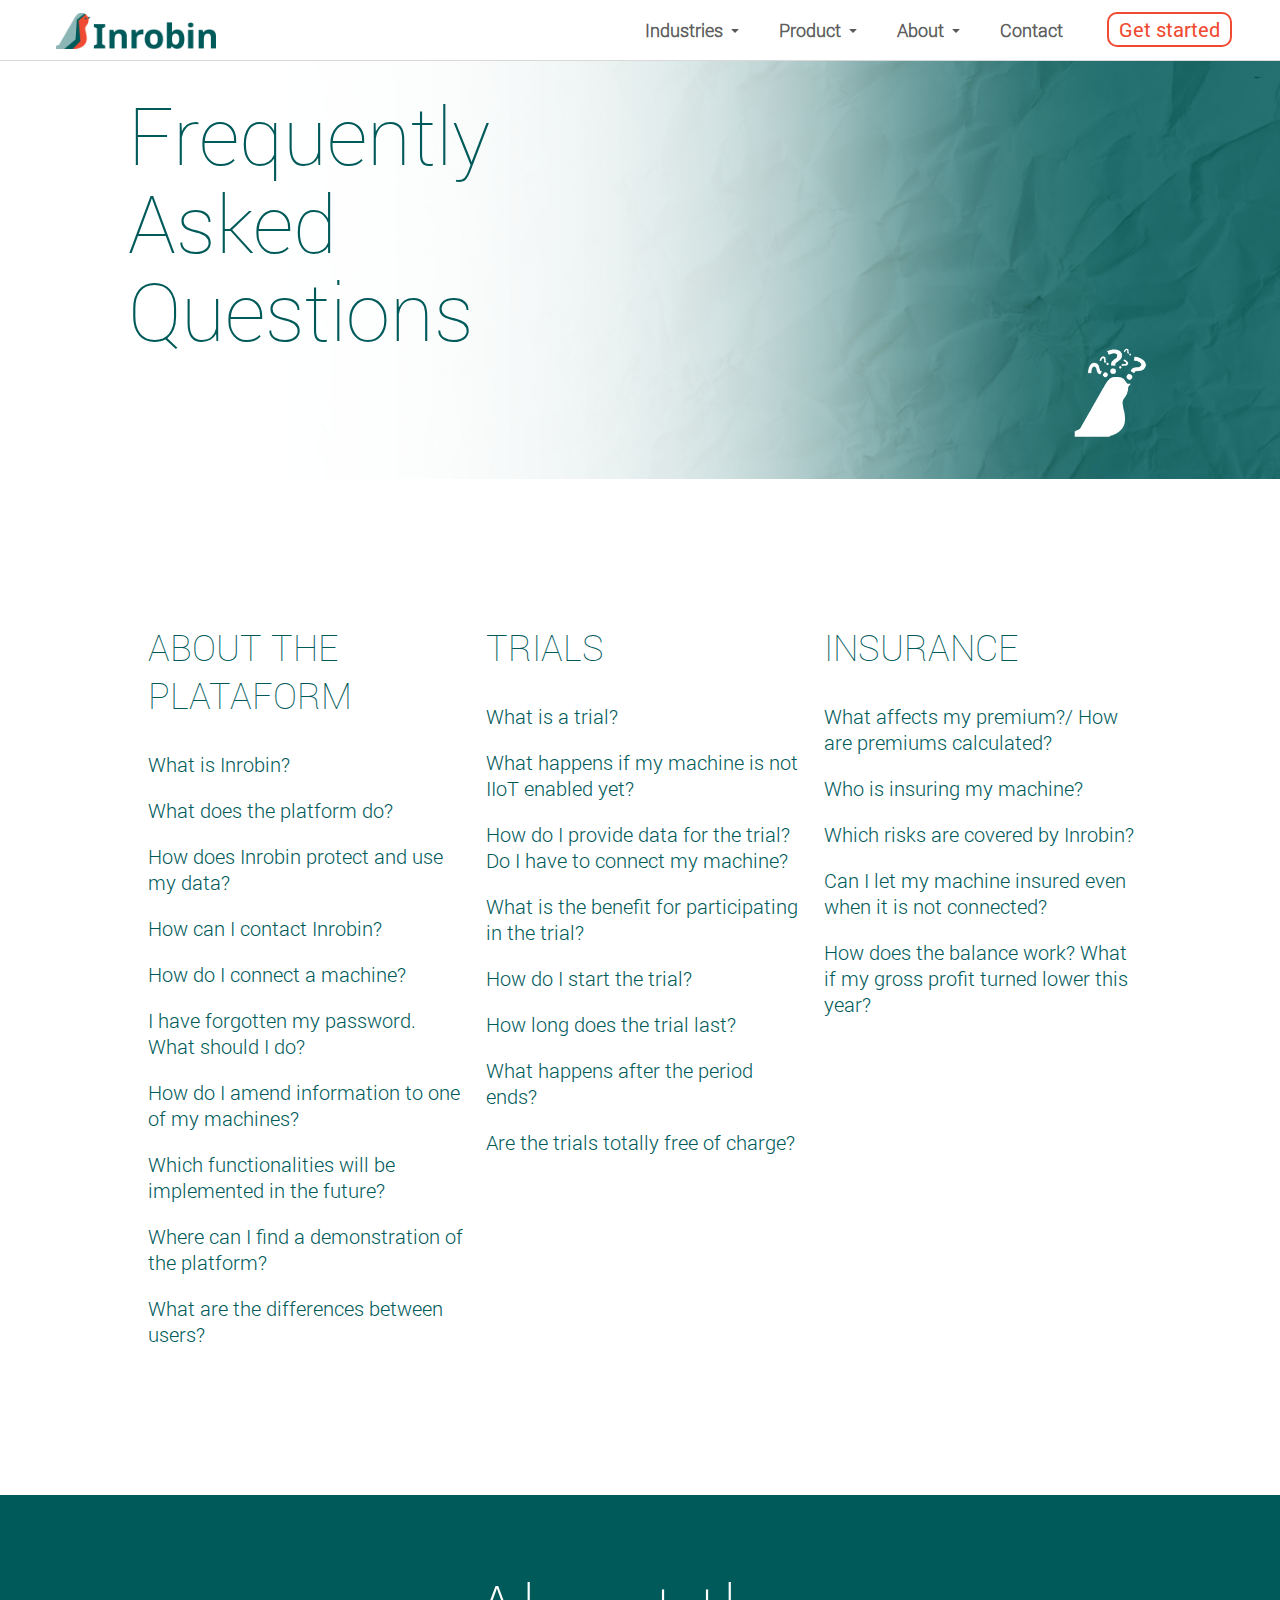
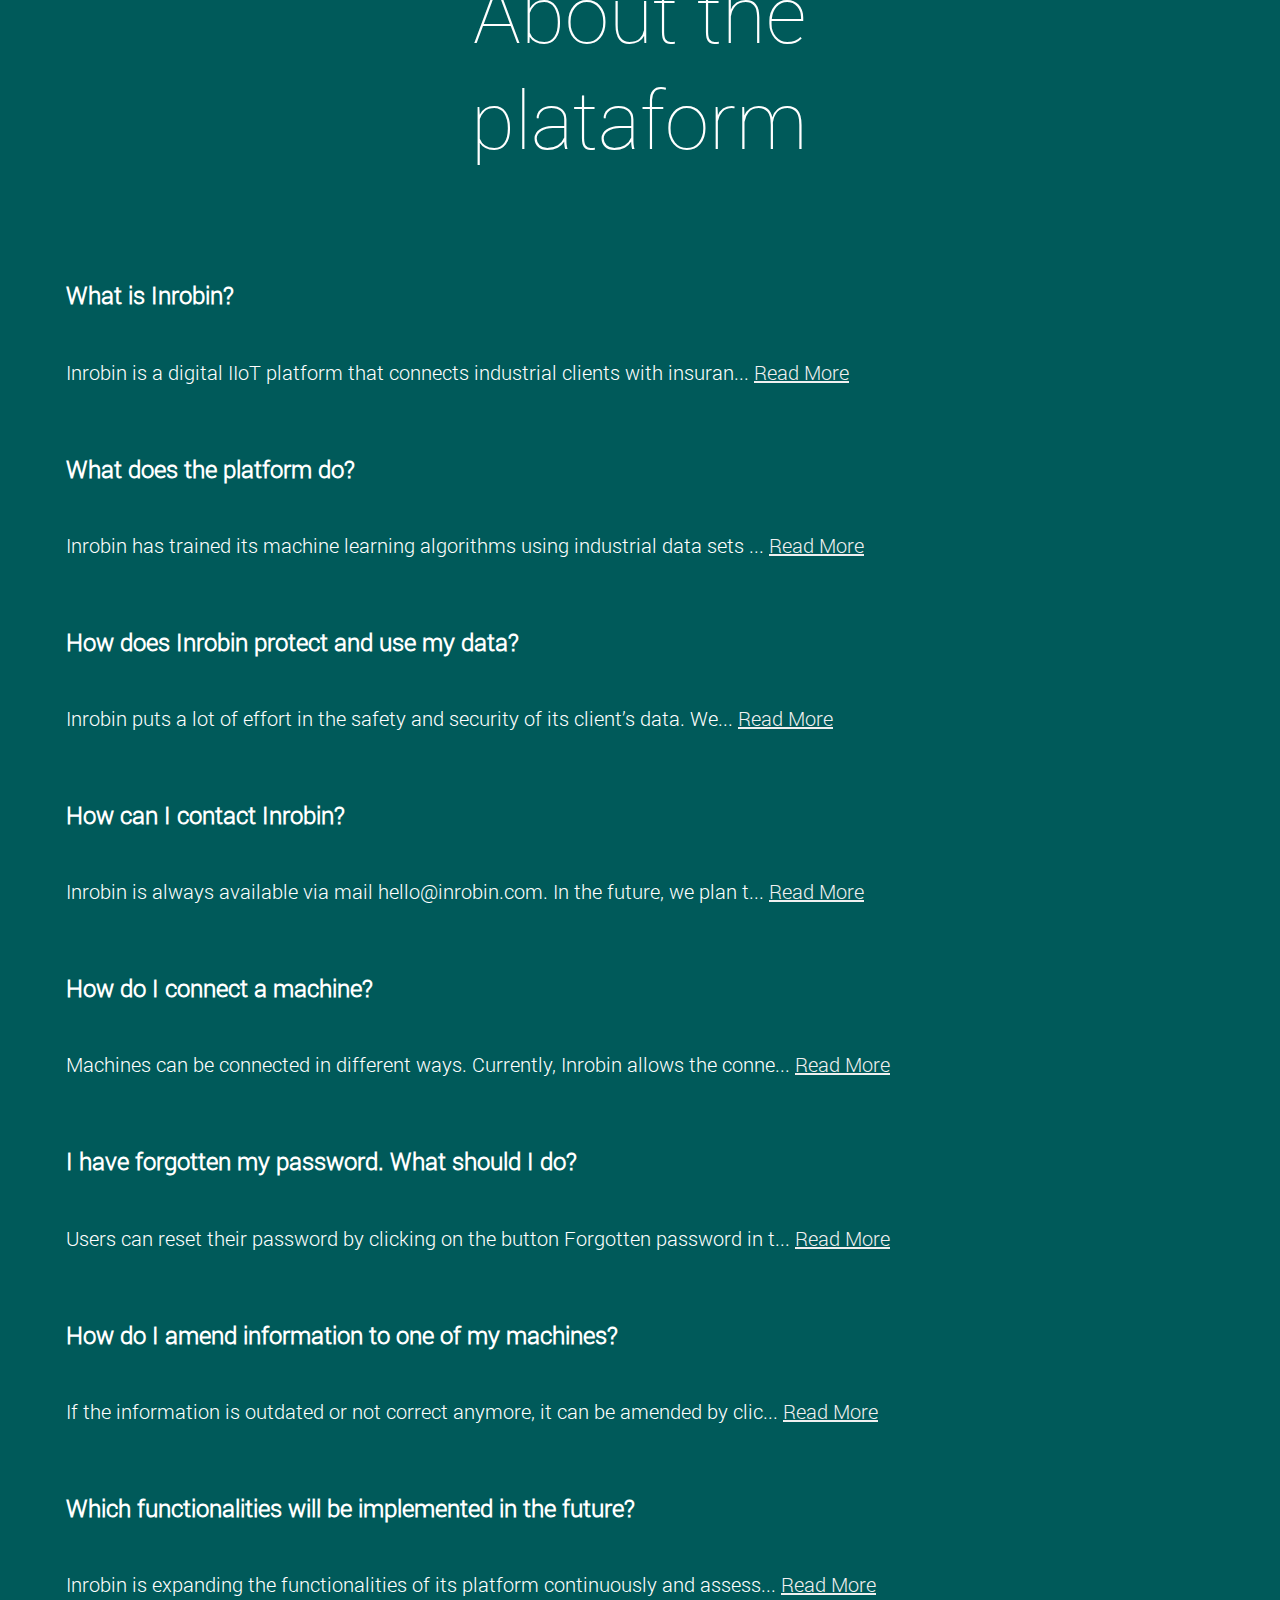
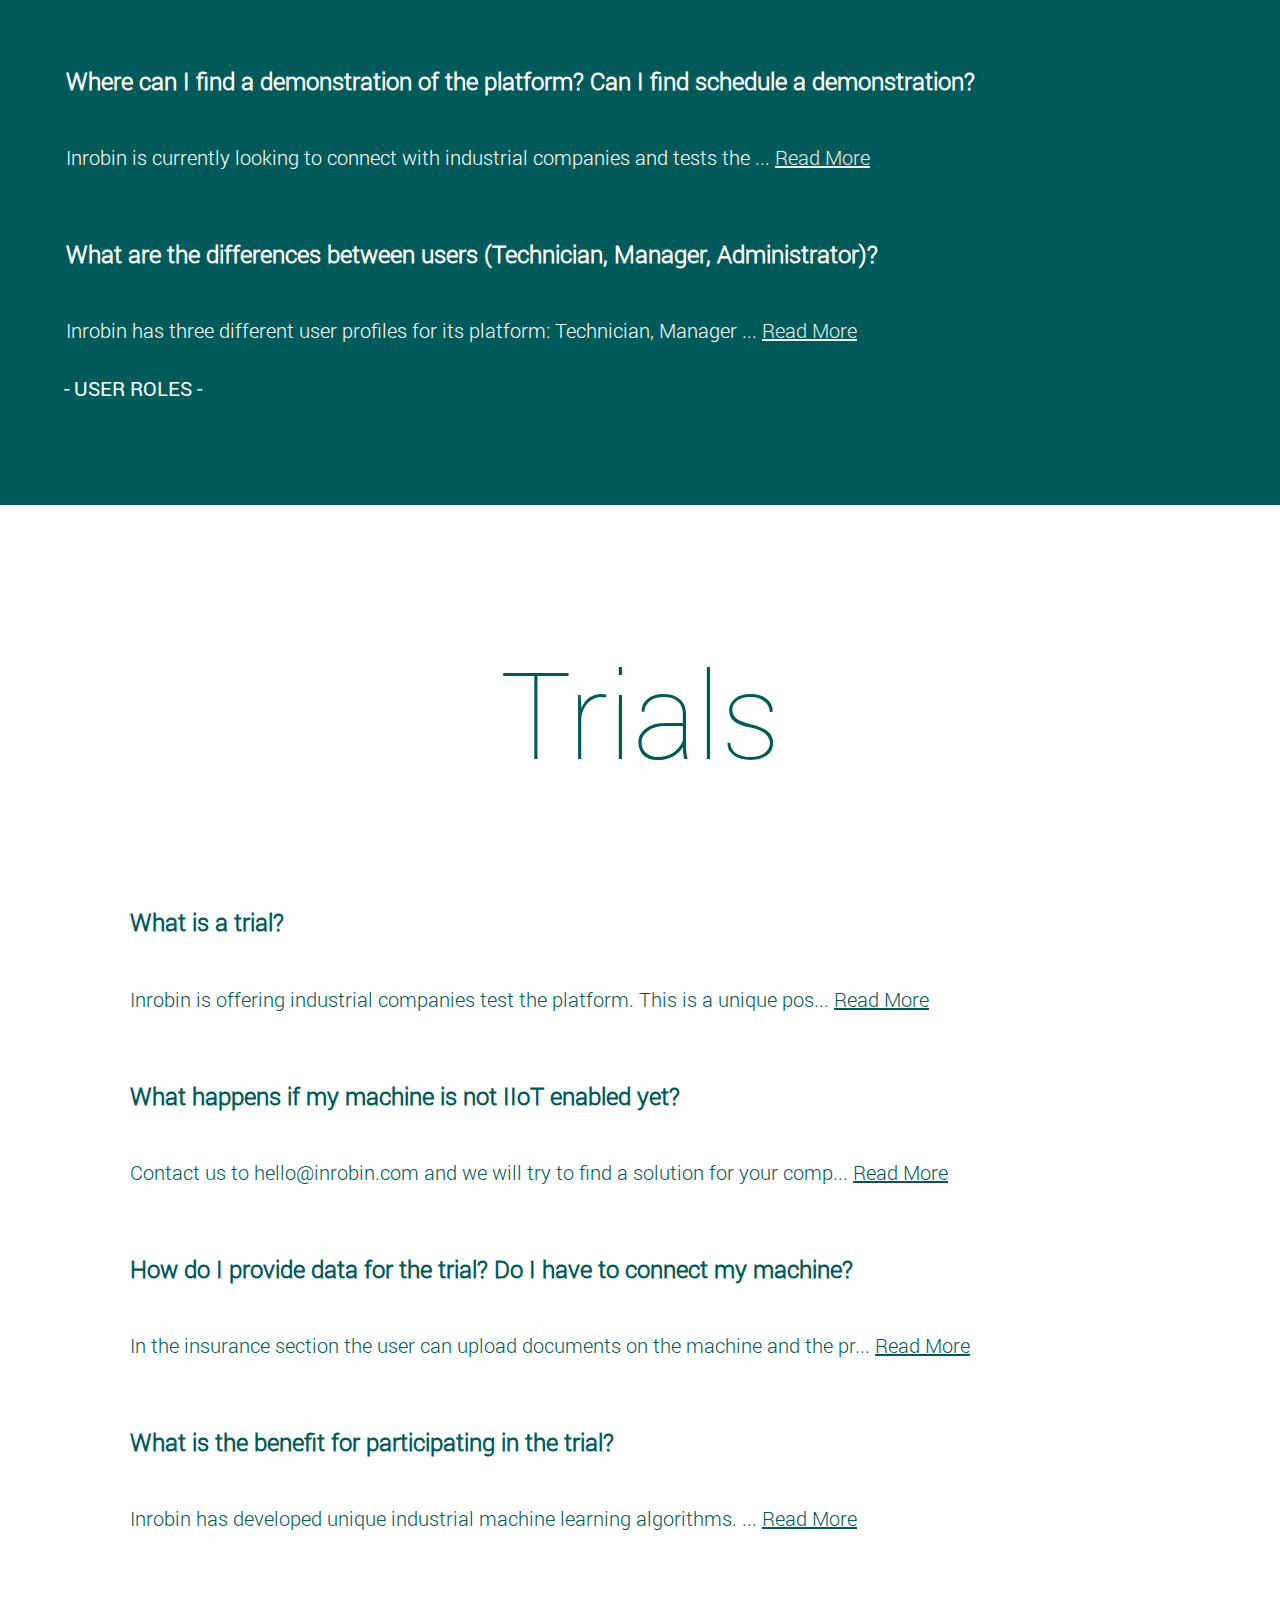
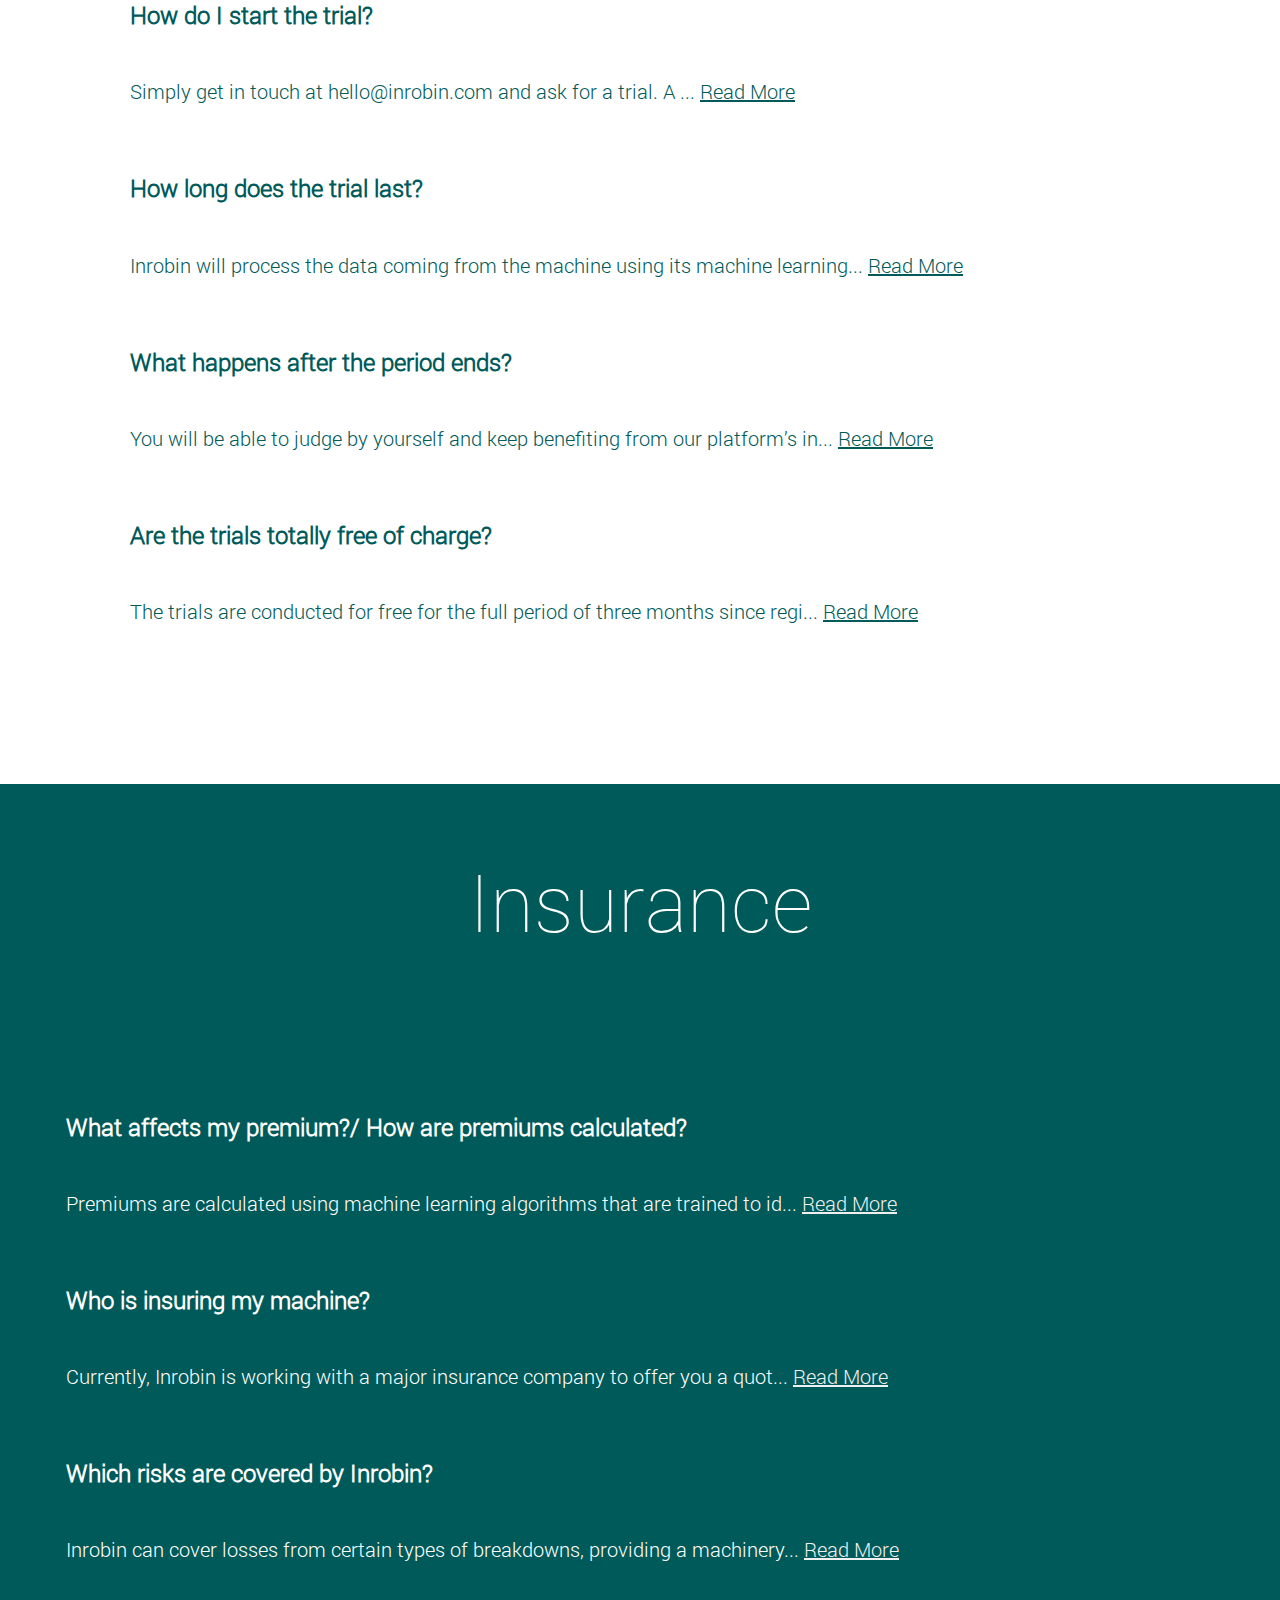
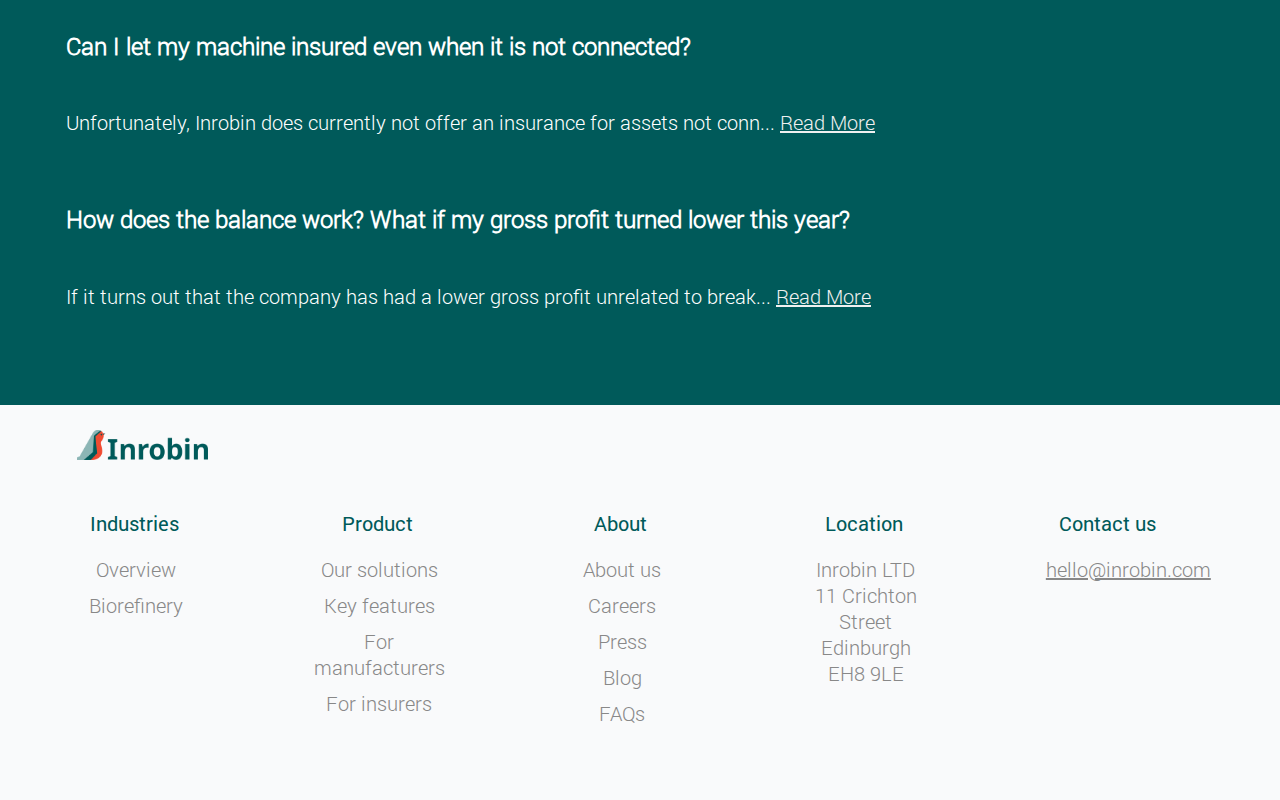
<file: inrobin/Inrobin_FAQs.html>
<!DOCTYPE html>
<html lang="en">
<head>
    <meta charset="UTF-8">
    <title>Inrobin Frequently Asked Questions</title>
    <link rel="stylesheet" type="text/css" href="inrobinstyle.css" />
    <link rel="shortcut icon" type="image/x-icon" href="/icons/favicon.ico" />

</head>
<body>


<header>
        <div id="logo" class="menuUp" >
          <h1 >
            <a style="text-decoration: none" href="index.php">
                <img id="navToggle" class="smicon" src="logo/logo.png" style="width: 160px;margin-top:8%;margin-bottom:1%;">
            </a>
          </h1>
          <div id="navToggle" style="margin-top:2%;margin-right:3%">
            <a href="index.php"><img id="menu" src="images/menu.png" style="margin-top:0%;margin-right:3%;width: 100px;"></a>
          </div>
        </div>

        <nav>
            <ul>
                <li>
                    <a href="#">Industries <span class="toggle">Expand</span><span class="caret"></span></a>
                    <nav style="width:134px;margin-right:30%;">
                        <ul>
                            <li><a href="Inrobin_industries.html">Overview</a></li>
                            <li><a href="Inrobin_pulp.php">Biorefinery</a></li>
                        </ul>
                    </nav>
                </li>
                <li>
                    <a href="Inrobin_company.html">Product <span class="toggle">Expand</span><span class="caret"></span></a>
                    <nav style="width:197px;margin-right:25%;">
                        <ul>
                            <li><a href="Inrobin_company.html">Our platform</a></li>
                            <li><a href="Inrobin_company.html#keyfeatures">Key features</a></li>
                            <li><a href="Inrobin_company.html#starttopper">For manufacturers</a></li>
                            <li><a href="Inrobin_company.html#starttopinsu">For insurers</a></li>
                        </ul>
                    </nav>
                </li>
                <li>
                    <a href="#">About <span class="toggle">Expand</span><span class="caret"></span></a>
                    <nav style="width:123px;margin-right:30%;">
                        <ul>
                            <li><a href="Inrobin_about.html">About us</a></li>
                            <li><a href="Inrobin_careers.html">Careers</a></li>
                            <li><a href="http://rbsprivate.contentlive.co.uk/content/9ed483a9-b940-8439-b364-a8259f40e35e">Press</a></li>
                            <li><a href="https://medium.com/@Inrobin">Blog</a></li>
                            <li><a href="Inrobin_FAQs.html">FAQs</a></li>
                        </ul>
                    </nav>
                </li>
                <li><a href="Inrobin_contact.html">Contact&nbsp;&nbsp;&nbsp;&nbsp;&nbsp;&nbsp;</a></li>
                <li style = "margin-top: 1.1%;margin-bottom: 1%"><div class="dropdown3" ><a  href="http://dashboard.inrobin.com">Get started</a></div></li>
            </ul>
        </nav>
    </header>

<div id="faq" class="faq" >
        <a class="titleFaqs"  style="float: left;line-height: 1.1;margin-top: 0%;">
          Frequently <br>
          Asked <br>
          Questions
        </a>
        <a href = "#indexFaq">
          <img  src="images/logo_bird_question.png" style="width: 9%;float:right;margin-top: 25%;">
        </a>
</div>

<div id = "indexFaq" class="sjette" style="width:100%;"  >
    <div style="width:31%;margin-left:2%;float:left; ">
      <a class="subtitle"><big>ABOUT THE PLATAFORM</big></a>
      <div style="margin-top:10%;">
        <a class="threesfaqs" href="#faq1">
          <p class="hoverboxfaqs" style="width:100%;">
              What is Inrobin?</p><br></a>
        <a class="threesfaqs" href="#faq2">
          <p  class="hoverboxfaqs" style="width:100%;">
            What does the platform do?</p><br></a>
        <a class="threesfaqs" href="#faq3">
          <p  class="hoverboxfaqs" style="width:100%;">
            How does Inrobin protect and use my data?</p><br></a>
        <a class="threesfaqs" href="#faq4">
          <p  class="hoverboxfaqs" style="width:100%;">
            How can I contact Inrobin?</p><br></a>
        <a class="threesfaqs" href="#faq5">
          <p  class="hoverboxfaqs" style="width:100%;">
            How do I connect a machine?</p><br></a>
        <a class="threesfaqs" href="#faq6">
          <p  class="hoverboxfaqs" style="width:100%;">
            I have forgotten my password. What should I do?</p><br></a>
        <a class="threesfaqs" href="#faq7">
          <p  class="hoverboxfaqs" style="width:100%;">
            How do I amend information to one of my machines?</p><br></a>
        <a class="threesfaqs" href="#faq8">
          <p  class="hoverboxfaqs" style="width:100%;">
            Which functionalities will be implemented in the future?</p><br></a>
        <a class="threesfaqs" href="#faq9">
          <p  class="hoverboxfaqs" style="width:100%;">
            Where can I find a demonstration of the platform?</p><br></a>
        <a class="threesfaqs" href="faq10#">
          <p  class="hoverboxfaqs" style="width:100%;">
            What are the differences between users?</p><br></a>
      </div>
    </div>
    <div style="width:31%;margin-left:2%;float:left">
      <a class="subtitle"><big>TRIALS</big></a>
      <div style="margin-top:10%;">
        <a class="threesfaqs" href="#faq11">
          <p  class="hoverboxfaqs" style="width:100%;">
            What is a trial?<br></p></a>
        <a class="threesfaqs" href="#faq12">
          <p  class="hoverboxfaqs" style="width:100%;">
            What happens if my machine is not IIoT enabled yet?<br></p></a>
        <a class="threesfaqs" href="#faq13">
          <p  class="hoverboxfaqs" style="width:100%;">
            How do I provide data for the trial? Do I have to connect my machine?<br></p></a>
        <a class="threesfaqs" href="#faq14">
          <p  class="hoverboxfaqs" style="width:100%;">
            What is the benefit for participating in the trial?<br></p></a>
        <a class="threesfaqs" href="#faq15">
          <p  class="hoverboxfaqs" style="width:100%;">
            How do I start the trial?<br></p></a>
        <a class="threesfaqs" href="#faq16">
          <p  class="hoverboxfaqs" style="width:100%;">
            How long does the trial last?<br></p></a>
        <a class="threesfaqs" href="#faq17">
          <p  class="hoverboxfaqs" style="width:100%;">
            What happens after the period ends?<br></p></a>
        <a class="threesfaqs" href="#faq18">
          <p  class="hoverboxfaqs" style="width:100%;">
            Are the trials totally free of charge?</p></a>
      </div>
    </div>
    <div style="width:31%;margin-left:2%;float:left">
      <a class="subtitle"><big>INSURANCE</big></a>
      <div style="margin-top:10%;">
        <a class="threesfaqs" href="#faq19">
          <p  class="hoverboxfaqs" style="width:100%;">
            What affects my premium?/ How are premiums calculated?<br></p></a>
        <a class="threesfaqs" href="#faq20">
          <p  class="hoverboxfaqs" style="width:100%;">
            Who is insuring my machine?<br></p></a>
        <a class="threesfaqs" href="#faq21">
          <p  class="hoverboxfaqs" style="width:100%;">
            Which risks are covered by Inrobin?<br></p></a>
        <a class="threesfaqs" href="#faq22">
          <p  class="hoverboxfaqs" style="width:100%;">
            Can I let my machine insured even when it is not connected?<br></p></a>
        <a class="threesfaqs" href="#faq23">
          <p  class="hoverboxfaqs" style="width:100%;">
            How does the balance work? What if my gross profit turned lower this year?<br></p></a>
      </div>
    </div>
</div>

<a href="#indexFaq" style="text-decoration: none">
    <button class="button button3" id="myBtn">
          Index
    </button>
</a>


<div class="fjerde" id="about">

        <small><small><center><p class="titleWhite">
            About the plataform
        </p></center></small></small>

        <table class="textboxW" cellpadding="15px" style="width:100%;">
              <tbody><br><tr id = "faq1"><td><b><big>What is Inrobin?</big></b>

                <br><br><p class = "minimize" >Inrobin is a digital IIoT platform that connects industrial clients with insurance
                    companies and uses machine learning techniques in order to identify risks, predict future outcomes
                    and identify optimisation potential in their users process. Data from industrial machinery
                    is processed and insights provided to the users.</p></td>

              </tr>
              <tr id = "faq2"><td><br><b><big>What does the platform do?</big></b>

                <br><br><p class = "minimize" >Inrobin has trained its machine learning algorithms using industrial data sets
                and achieved an accuracy in detecting breakdown with <b> more than </b> 80%.
                Different machine learning techniques are applied and the most fitting one used in order
                to predict the near future (up to a day). For each prediction, the confidence interval
                (the range in which the future value will fall with a probability of 95% percent) is given.</p></td>
              </tr>
              <tr id = "faq3"><td><br><b><big>How does Inrobin protect and use my data?</big></b>
                  <br><br><p class = "minimize" >Inrobin puts a lot of effort in the safety and security of its client’s data. We use
                  the latest standards to be compliant with regulation. Learn more at <a href="https://wwwinrobin.com/privacy">inrobin.com/privacy</a>

                  <br><br>Inrobin uses the provided data only for the determination of premiums and to provide
                  the analysis on the platform. Inrobin handles the data with highest confidentiality
                  and safety and can only see the information inputted in the registration process.
                  The rest is automatized and is only processed by the algorithms of Inrobin.</p></td>
                  </tr>
                  <tr id = "faq4">
                <td><b><br><big>How can I contact Inrobin?</big></b>

                <br><br><p class = "minimize" >Inrobin is always available via mail hello@inrobin.com. In the future, we plan the integration
                of a chatbot or the possibility to directly communicate with the users via the message
                channel in the platform. If you have any questions we would be happy to arrange a call with
                you or someone from your company.<br><br><br><br></p></td>

              </tr>
              <tr id = "faq5"><td><b><br><big>How do I connect a machine?</big></b>

                <br><br><p class = "minimize" >Machines can be connected in different ways. Currently, Inrobin allows the connection of machinery
                to its platform via MQTT or API. In the near future, we plan to expand the possibilities by
                which clients can connect to the platform. Each machines allows a different type of connection.

                <br><br>If a user registers for the first time, the registration of a machine will be required.
                The ”?” symbols in the registration process guide a user through the process. The connected
                machine is then displayed in the home overview. First insights will be displayed after a week of connection.

                <br><br>If a machine is already connected, new machines can be added via the button <b>Add machine</b>
                in the left navigation bar by Managers and Administrators. The registration process is
                the same as for the first application.</p></td>


              </tr>
              <tr id = "faq6"><td><b><br><big>I have forgotten my password. What should I do?</big></b>
                <br><br><p class = "minimize" >Users can reset their password by clicking on the button Forgotten password in the Inrobin Log in page.
                  An email is sent to the mail account used for registration. Accounts not previously registered will not be recognised.</p></td>


              </tr>
              <tr id = "faq7"><td><b><br><big>How do I amend information to one of my machines?</big></b>
                <br><br><p class = "minimize" >If the information is outdated or not correct anymore, it can be amended by clicking on the gearwheel
                  next to the machine name (left navigation bar). You can choose ‘Edit machine details’ to change information such as machine name,
                  type of connection, etc.</p></td>
              </tr>
              <tr id = "faq8"><td><b><br><big>Which functionalities will be implemented in the future?</big></b>
                <br><br><p class = "minimize" >Inrobin is expanding the functionalities of its platform continuously and assessing the needs of its
                   users in order to provide the best possible solutions to the problems industrials are facing today.
                  <br><br>Inrobin invites its users to point out problems and give suggestions for future applications.
                  Your feedback will help us to improve! Send your suggestions to hello@inrobin.com or contact a member of the team.
                 </p></td>
              </tr>
              <tr id = "faq9"><td><b><br><big>Where can I find a demonstration of the platform? Can I find schedule a demonstration?</big></b>
                <br><br><p class = "minimize" >Inrobin is currently looking to connect with industrial companies and tests the models it has developed.
                  Send us an email to hello@inrobin.com and we will arrange a demonstration with you or a member of your company.</p></td>
              </tr>

              <tr id = "faq10"><td><b><br><big>What are the differences between users (Technician, Manager, Administrator)?</big></b>
                <br><br><p class = "minimize" >Inrobin has three different user profiles for its platform: Technician, Manager and Administrator.
                The different user profiles differ in the access authority and rights and are set when
                creating a new user. Here is a table with the different rights:</p></td>


              </tr>
              </tbody>
        </table>
        <p onclick="showHide(&#39;hiddentopper&#39;);showHide(&#39;starttopper&#39;);" style="margin-left:0%">

              <a class="negseemore" href="file:///var/www/test.com/public_html/Inrobin_faq.html#starttopper"> - USER ROLES - </a>
        </p>

        <p></p>

</div>

<div class="andre" id="hiddentopper" style="display:none;background-color: white;padding:5% 10% 5% 10%;">
    <div style="float: left;width: 70%; padding:0;margin:0;">
        <a class="smalltitle" style="color: rgb(240, 75, 50);">
            USER ROLES
        </a>
    </div>

    <div style="float:right;text-align:right;">
        <p class="seemore" onclick="showHide(&#39;hiddentopper&#39;);showHide(&#39;starttopper&#39;)" style="margin-left:20%;margin-top:25%;padding:0;">

            <a style="font-family:roboto;color:rgb(240, 75, 50)"> x </a>
        </p>
    </div>

    <table class="textbox" style="color: rgb(136, 136, 136);width:100%;">


        <tbody><tr>
          <th><big>User Role&nbsp;&nbsp;&nbsp;</big></th>
          <th><big>Permissions</big></th>
        </tr>
        <tr>
          <td><b>Administrator &nbsp;&nbsp;&nbsp;</b></td>
          <td><br> - Profile Creation - Adding initial company info
            <br> - Create new users
            <br> - View/Add/Edit/Delete machines
            <br> - Close insurance contracts
            <br> - Add automatic renewal
            <br> - Unsubscribe (from Help page)<br><br></td>
        </tr>
        <tr>
          <td><b>Manager</b></td>
          <td> - Editing company info
            <br> - Create new users
            <br> - View/Add/Edit/Delete machines
            <br> - Close insurance contracts
            <br> - Add automatic renewal <br><br></td>
        </tr>
        <tr>
          <td><b>Technician</b></td>
          <td> - Dashboard Overview tab
            <br> - Machine Overview tab
            <br> - Machine Performance tab
            <br> - Machine visibility filtered by locations assigned (can only see machines to locations they are assigned to)</td>
        </tr>
      </tbody></table>


    <p class="negtextbox" style="width: 100%; color: rgb(136, 136, 136);">
      New users can be added by Administrators by going to the Administration page.
      The Administrator can add a User by clicking on the “+” sign. A new user needs a name,
      an email, a user role and a location. The new user will
      receive an invitation to complete his/her sign up by creating a password for the new account.
    </p>

</div>

<div class="sjette" id="trials">

        <center><p class="title">
            Trials
        </p></center>

        <table class="textbox" cellpadding="15px" style="width:100%;">
              <tbody><tr id = "faq11"><td><b><br><big>What is a trial?</big></b>

                <br><br><p class = "minimizeB" >Inrobin is offering industrial companies test the platform. This is a unique possibility
                to connect their machinery for free and provide industrial
                data to the platform in order to gain new insights about their industrial processes provided.</p></td>

              </tr>
              <tr id = "faq12"><td><b><br><big>What happens if my machine is not IIoT enabled yet?</big></b>

                <br><br><p class = "minimizeB" >Contact us to hello@inrobin.com and we will try to find a solution for your company and
                assets. Meanwhile, you can sign up into the platform and upload performance
                data manually. This will be equally assessed by our algorithms.</p></td>
              </tr>
              <tr id = "faq13"><td><b><br><big>How do I provide data for the trial? Do I have to connect my machine?</big></b>

                <br><br><p class = "minimizeB" >In the insurance section the user can upload documents on the machine and the process.
                There, png .jpg .pdf .csv .xls .xlsx .txt documents containing performance data or documents
                related to your assets can be uploaded.
                If you have the files in other formats contact us and we will get it sorted.</p></td>


              </tr>
              <tr id = "faq14"><td><b><br><big>What is the benefit for participating in the trial?</big></b>
                  <br><br><p class = "minimizeB" >Inrobin has developed unique industrial machine learning algorithms.
                  These algorithms can be used equally to identify anomalies in the process,
                  identify risks and predict breakdowns for industrial processes.

                  <br><br>Inrobin will provide regular updates on the insights gained and offer three reports free
                  of charge. After the third month, the trial ends with a final presentation and an insurance
                  quotation. If you sign up for trials
                  your company will benefit from preferred treatment once the platform is open to a wider audience.</p></td>
                  </tr>
              <tr id = "faq15"><td><b><br><big>How do I start the trial?</big></b>
                <br><br><p class = "minimizeB" >Simply get in touch at hello@inrobin.com and ask for a trial.
                A team member will provide you with the password for accessing to the sign up page.</p></td>
              </tr>
              <tr id = "faq16"><td><b><br><big>How long does the trial last?</big></b>

                    <br><br><p class = "minimizeB" >Inrobin will process the data coming from the machine using its machine learning
                    algorithms over a three-month period.

                    <br><br>The three month-period starts after completion of the registration process.
                    A member of Inrobin might get in touch with the company if more documents are
                    needed or problems during sign up are identified.</p></td>

              </tr>
              <tr id = "faq17"><td><br><b><big>What happens after the period ends?</big></b>
                <br><br><p class = "minimizeB" >You will be able to judge by yourself and keep benefiting from our platform’s insights and
                insurance management tool. If so, we will be happy to offer your company a special
                price as first movers along with a real insurance coverage.</p></td>


              </tr>
              <tr id = "faq18"><td><b><br><big>Are the trials totally free of charge?</big></b>

                <br><br><p class = "minimizeB" >The trials are conducted for free for the full period of three months since registration.
                Aft this period, if the user wishes to continue benefiting from the services provided
                by Inrobin, your subscription will continue after the insurance quotation for a data processing and administrative
                expenses fee.</p></td>
              </tr>

              </tbody>
        </table>

</div>

<div class="fjerde" id="insurance">
    <center><p class="titleWhite" style="width:80%;">
        <!--We insure machinery against unexpected breakdown predictively & economically.-->
        Insurance
    </p></center>

    <table class="textboxW" style="width:100%;">
      <tbody><tr>
        <td><b><big>What affects my premium?/ How are premiums calculated?</big></b>

        <br><br><p class = "minimize" >Premiums are calculated using machine learning algorithms that are trained to identify the
        risks of the connected machinery as well as the probability of a breakdown.
        The machine learning algorithms have been trained based on industrial data sets in
        order to quickly adjust to each connected machine and have an accuracy of at least 80% for detecting risks.</p>
      </tr>
      <tr>
            <td><br><b><big>Who is insuring my machine?</big></b>

            <br><br><p class = "minimize" >Currently, Inrobin is working with a major insurance company to offer you a quotation and an insurance
            coverage. However, feel free to give us your insurance carriers’ key person and we will
            explain them the benefits of Inrobin platform.</p></td>
          </tr><br>
            <tr><td><br><b><big>Which risks are covered by Inrobin?</big></b>

            <br><br><p class = "minimize" >Inrobin can cover losses from certain types of breakdowns, providing a machinery insurance or
            a machinery loss of profit insurance. Further coverages will be added in the future.</p></td>
          </tr>
          <tr><br>
            <td><br><b><big>Can I let my machine insured even when it is not connected?</big></b>

            <br><br><p class = "minimize" >Unfortunately, Inrobin does currently not offer an insurance for assets not connected as they
            cannot be monitored for riks assessment.</p></td>

          </tr><br>
          <tr><td><br><b><big>How does the balance work? What if my gross profit turned lower this year?</big></b>

            <br><br><p class = "minimize" >If it turns out that the company has had a lower gross profit unrelated to breakdowns, the user will be
            reimbursed for the higher premium he paid.</p></td>
          </tr>
        </tbody></table>
</div>



<footer>
    <a href="index.php" style="padding: 0 100% 0 6%;width:100%;">
        <img src="logo/logo.png" alt="Inrobin logo"  style="height:30px;margin-bottom: -0%;">
    </a>

    <div class="feet">
        <p>Industries</p>

        <a class="foot" href="Inrobin_company.html">
            <p class="feeter">
                Overview
            </p>
        </a>
        <a  class="foot" href="Inrobin_industries.html">
            <p class="feeter">
                Biorefinery
            </p>
        </a>

    </div>



    <div class="feet">
        <p>Product</p>

        <a class="foot" href="Inrobin_company.html">
            <p class="feeter">
                Our solutions
            </p>
        </a>
        <a class="foot" href="Inrobin_company.html">
            <p class="feeter">
                Key features
            </p>
        </a>
        <a class="foot" href="Inrobin_company.html#tredje">
            <p class="feeter">
                For manufacturers
            </p>
        </a>
        <a class="foot" href="Inrobin_company.html#fjerde">
            <p class="feeter">
                For insurers
            </p>
        </a>
    </div>


    <div class="feet">
        <p>About</p>

        <a class="foot" href="Inrobin_about.html">
            <p class="feeter">
                About us
            </p>
        </a>
        <a class="foot" href="Inrobin_careers.html">
            <p class="feeter">
                Careers
            </p>
        </a>
        <a class="foot" href="http://rbsprivate.contentlive.co.uk/content/9ed483a9-b940-8439-b364-a8259f40e35e">
            <p class="feeter">
                Press
            </p>
        </a>
        <a class="foot" href="https://medium.com/@Inrobin">
            <p class="feeter">
                Blog
            </p>
        </a>
        <a class="foot" href="Inrobin_FAQs.html">
            <p class="feeter">
                FAQs
            </p>
        </a>
    </div>

    <div class="feet">
        <p>Location</p>
        <p class="feeter">
            Inrobin LTD<br>
            11 Crichton Street<br>
            Edinburgh<br>
            EH8 9LE<br><br>
        </p>
    </div>

    <div class="feet">
        <p>Contact us</p>
        <p class="feeter">
            <a href="mailto:mailto:hello@inrobin.com" class="feeter">hello@inrobin.com<br></a>
        </p>
    </div>



</footer>

<!--Responsive header script-->
<script>
function myFunction() {
    var x = document.getElementById("myTopnav");
    if (x.className === "right") {
        x.className += " responsive";
    } else {
        x.className = "right";
    }
}
</script>

<script>
function showHide(theDiv) {
    var x = document.getElementById(theDiv);
    if (x.style.display === "none") {
        x.style.display = "block";
    } else {
        x.style.display = "none";
    }
}
</script>


<!--SMOOTH SCROLLING SCRIPT-->
<script src="https://ajax.googleapis.com/ajax/libs/jquery/3.3.1/jquery.min.js"></script>
<script>
$(document).ready(function(){
  // Add smooth scrolling to all links
  $("a").on('click', function(event) {

    // Make sure this.hash has a value before overriding default behavior
    if (this.hash !== "") {
      // Prevent default anchor click behavior
      //event.preventDefault();

      // Store hash
      var hash = this.hash;

      // Using jQuery's animate() method to add smooth page scroll
      // The optional number (800) specifies the number of milliseconds it takes to scroll to the specified area
      $('html, body').animate({
        scrollTop: $(hash).offset().top
      }, 800, function(){

        // Add hash (#) to URL when done scrolling (default click behavior)
        window.location.hash = hash;
      });
    } // End if
  });
});
</script>

<!--MINIMIZE SCRIPT-->
<script>
jQuery(function(){

    var minimized_elements = $('p.minimize');

    minimized_elements.each(function(){
        var t = $(this).text();
        if(t.length < 80) return;

        $(this).html(
            t.slice(0,80)+'<span>... </span><a href="#" style="color:rgb(240, 240, 240)" class="more">Read More</a>'+
            '<span style="display:none; ">'+ t.slice(80,t.length)+' <a href="#" style="color:rgb(240, 240, 240)" class="less">Read Less</a></span>'
        );

    });

    $('a.more', minimized_elements).click(function(event){
        event.preventDefault();
        $(this).hide().prev().hide();
        $(this).next().show();
    });

    $('a.less', minimized_elements).click(function(event){
        event.preventDefault();
        $(this).parent().hide().prev().show().prev().show();
    });

});
</script>
<!--MINIMIZE SCRIPT-->
<script>
jQuery(function(){

    var minimized_elements = $('p.minimizeB');

    minimized_elements.each(function(){
        var t = $(this).text();
        if(t.length < 80) return;

        $(this).html(
            t.slice(0,80)+'<span>... </span><a href="#" style="color:rgb(0, 90, 90)" class="more">Read More</a>'+
            '<span style="display:none; ">'+ t.slice(80,t.length)+' <a href="#" style="color:rgb(0, 90, 90)" class="less">Read Less</a></span>'
        );

    });

    $('a.more', minimized_elements).click(function(event){
        event.preventDefault();
        $(this).hide().prev().hide();
        $(this).next().show();
    });

    $('a.less', minimized_elements).click(function(event){
        event.preventDefault();
        $(this).parent().hide().prev().show().prev().show();
    });

});
</script>

<!--MENU SCRIPT-->
<script>
$(document).ready(function() {
    $("#navToggle a").click(function(e){
        e.preventDefault();

        $("header > nav").slideToggle("medium");
        $("#logo").toggleClass("menuUp menuDown");
    });

    $(window).resize(function() {
        if($( window ).width() >= "1000") {
            $("header > nav").css("display", "block");

            if($("#logo").attr('class') == "menuDown") {
                $("#logo").toggleClass("menuUp menuDown");
            }
        }
        else {
            $("header > nav").css("display", "none");
        }
    });

    $("header > nav > ul > li > a").click(function(e) {
      if($( window ).width() <= "1000") { if($(this).children() ) {
                $(this).siblings().slideToggle("fast")
                $(this).children(".toggle").html($(this).children(".toggle").html() == 'close' ? 'expand' : 'close');
            }
        }
    });
});
</script>

<script>
// HASH FOR HREF + HASH FOR MENU BAR
    // The function actually applying the offset
    function offsetAnchor() {
      if (location.hash.length !== 0) {
        window.scrollTo(window.scrollX, window.scrollY - 100);
      }
    }

    // Captures click events of all <a> elements with href starting with #
    $(document).on('click', 'a[href^="#"]', function(event) {
      // Click events are captured before hashchanges. Timeout
      // causes offsetAnchor to be called after the page jump.
      window.setTimeout(function() {
        offsetAnchor();
      }, 0);
    });

    // Set the offset when entering page with hash present in the url
    window.setTimeout(offsetAnchor, 0);
</script>

<script>
//SEE MORE BUTTON
      $(document).ready(function(){

            var list = $(".div a");
            var numToShow = 3;
            var button = $("#next");
            var numInList = list.length;
            list.hide();
            if (numInList > numToShow) {
              button.show();
            }
            list.slice(0, numToShow).show();

            button.click(function(){
                var showing = list.filter(':visible').length;
                list.slice(showing - 1, showing + numToShow).fadeIn();
                var nowShowing = list.filter(':visible').length;
                if (nowShowing >= numInList) {
                  button.hide();
                }
            });

      });
</script>

<script>
// BUTTON INDEX UP
// When the user scrolls down 20px from the top of the document, show the button
window.onscroll = function() {scrollFunction()};

function scrollFunction() {
    if (document.body.scrollTop > 1100 || document.documentElement.scrollTop > 1100) {
        document.getElementById("myBtn").style.display = "block";
    } else {
        document.getElementById("myBtn").style.display = "none";
    }
}

// When the user clicks on the button, scroll to the top of the document
function topFunction() {
    document.body.scrollTop = 600;
    document.documentElement.scrollTop = 600;
}
</script>

</body>
</html>
</file>
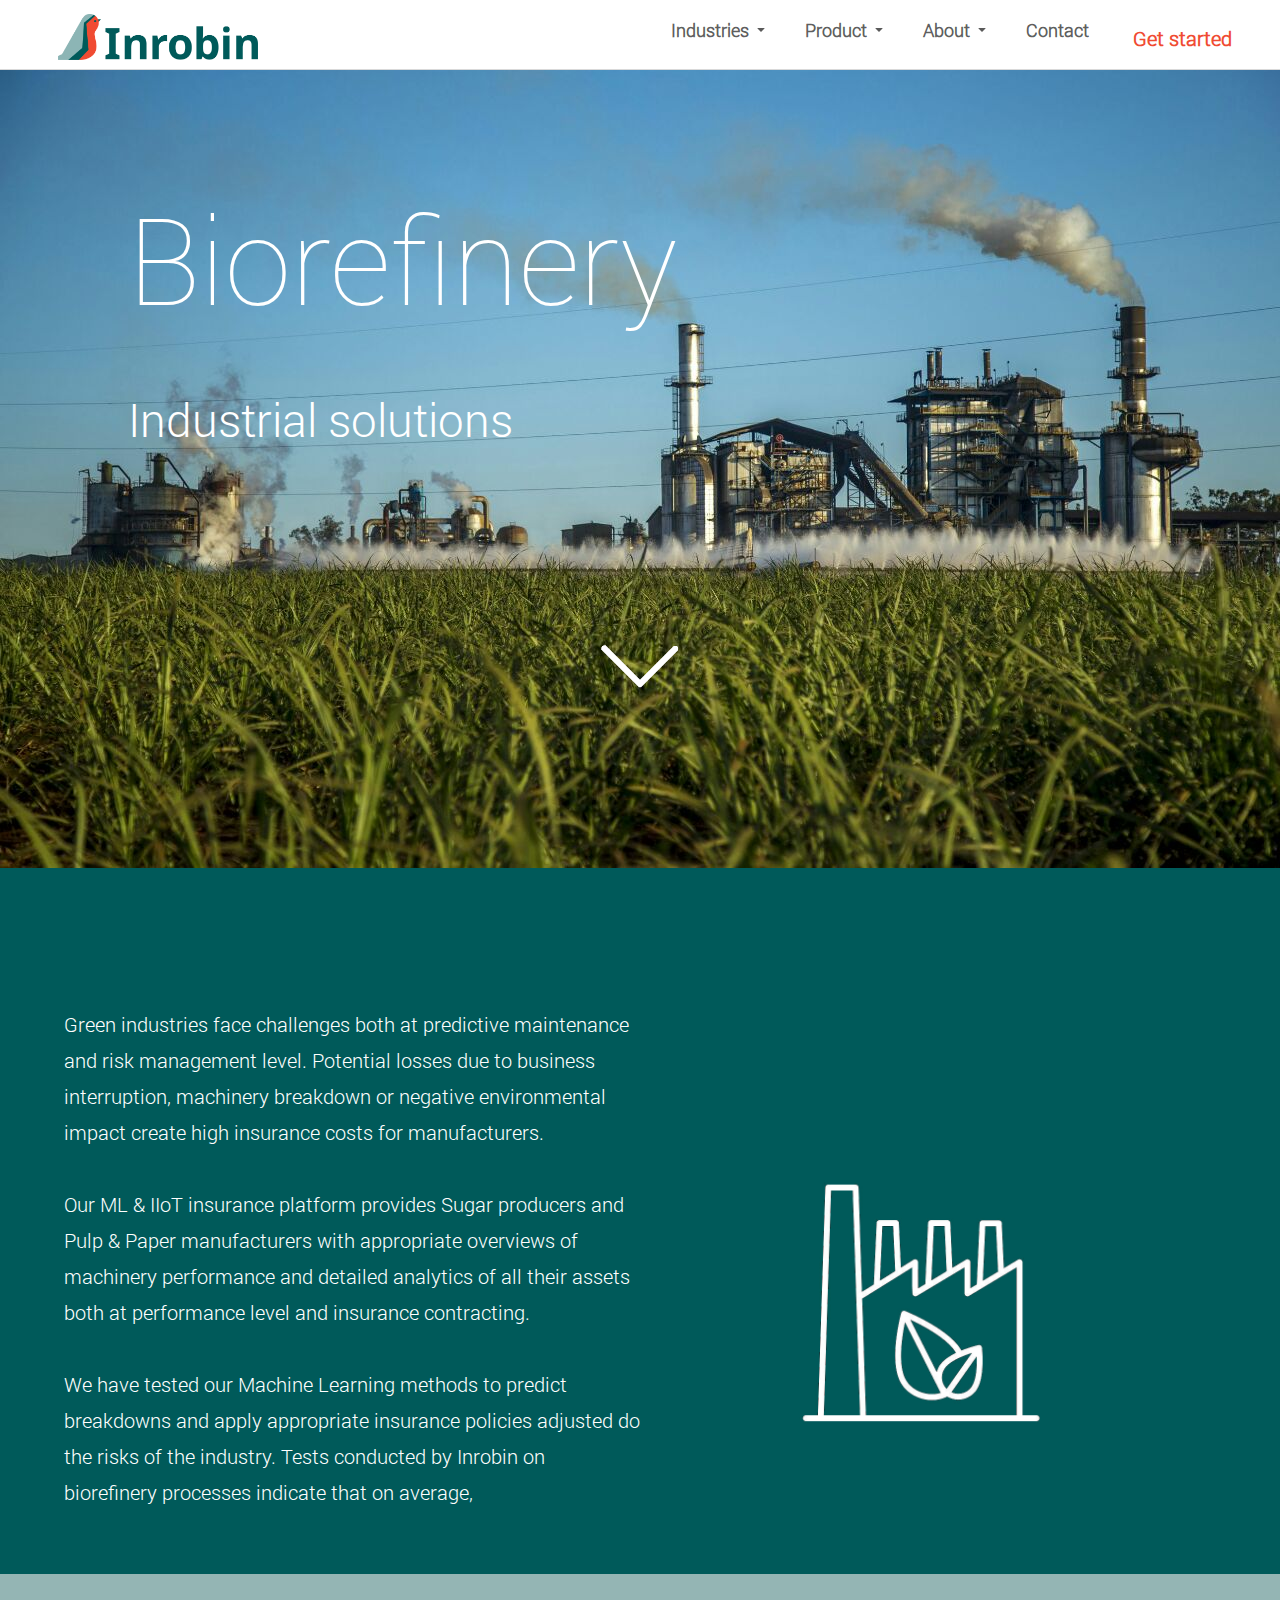
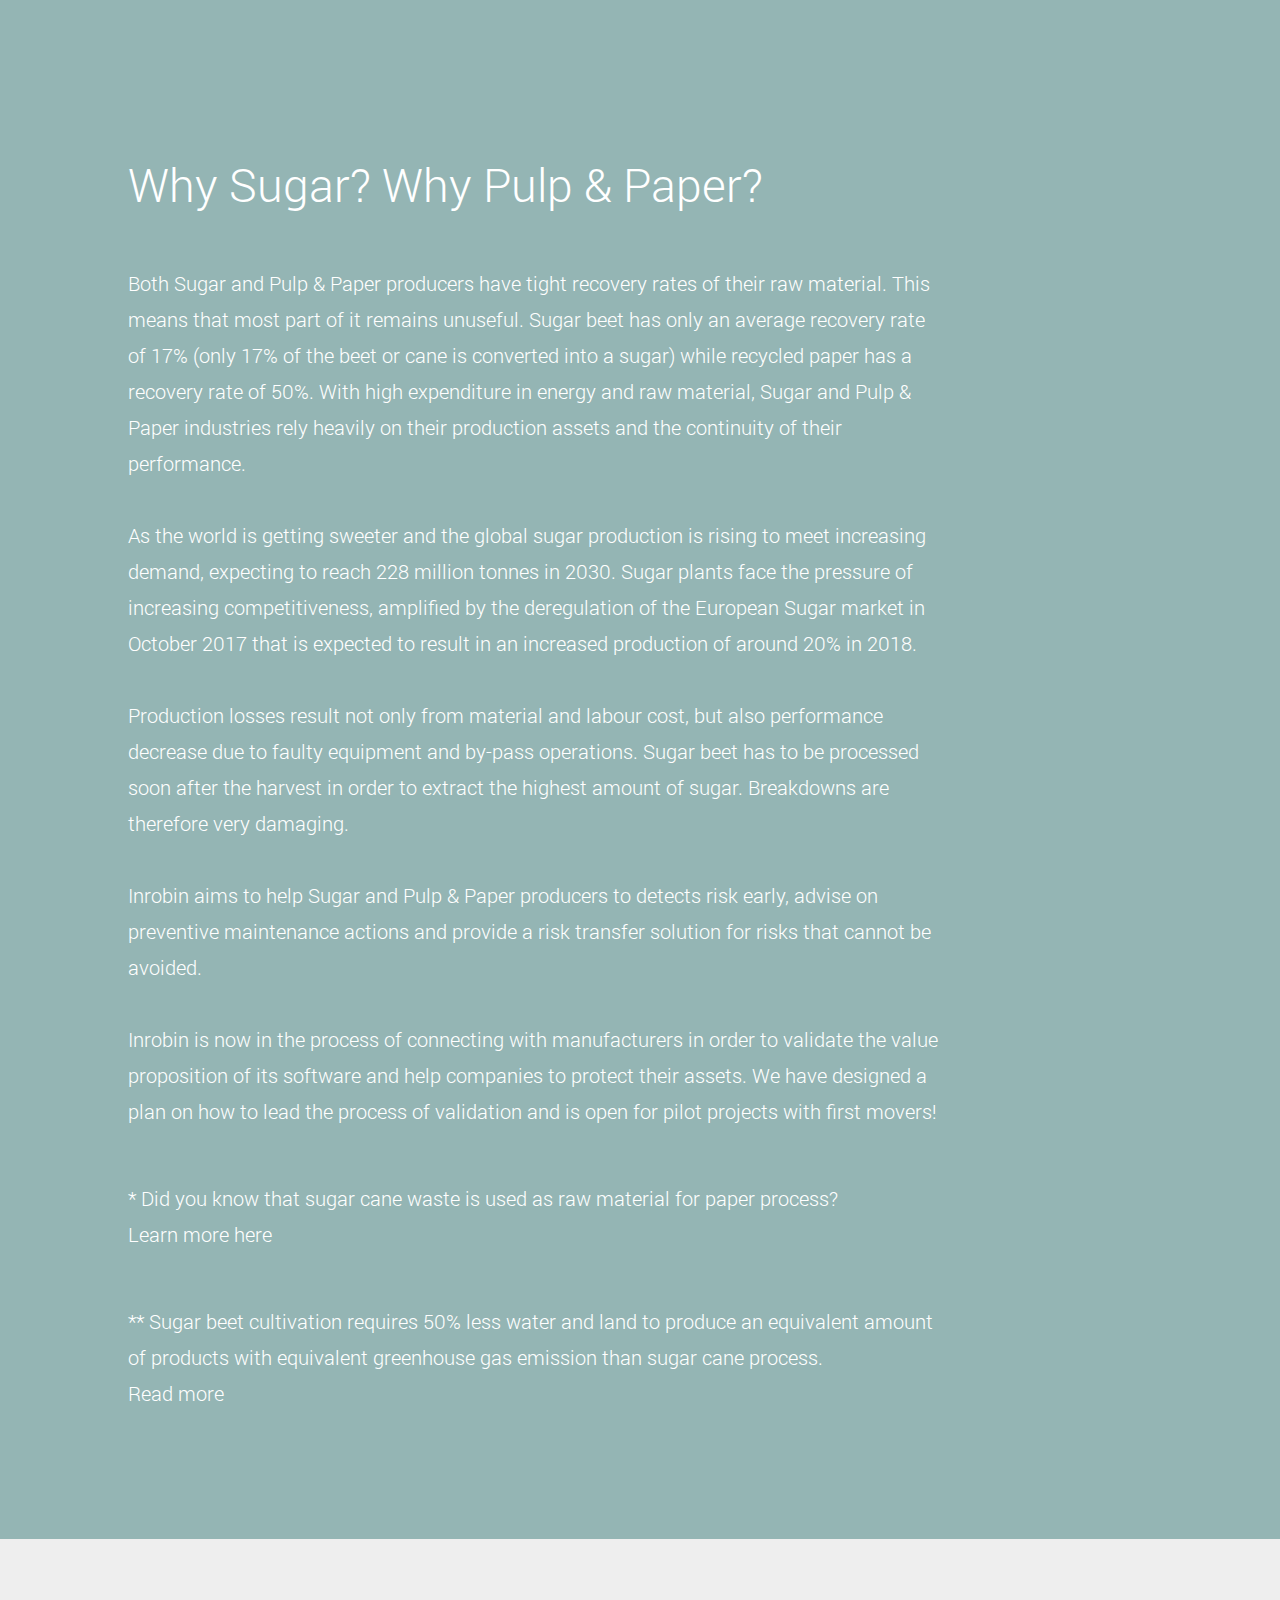
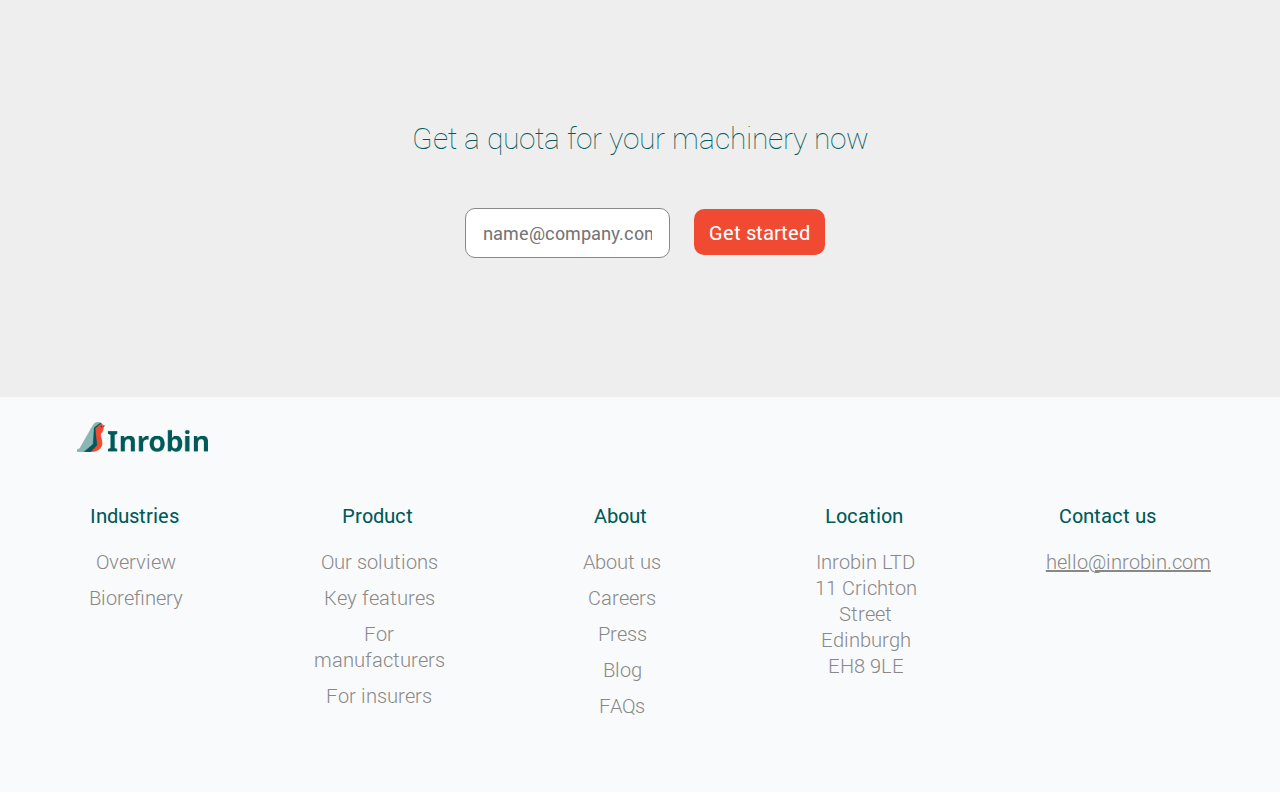
<file: inrobin/Inrobin_pulp.html>
<!DOCTYPE html>
<html lang="en">
<head>
    <meta charset="UTF-8">
    <title>Inrobin Pulp and Paper</title>
    <link rel="stylesheet" type="text/css" href="inrobinstyle.css" />

</head>
<body>



  <header>
        <div id="logo" class="menuUp" >
          <h1>
            <a style="text-decoration: none" href="index.php">
                <img id="navToggle" class="smicon" src="logo/logo.png" style="width: 200px;margin-top:7%">
            </a>
          </h1>
          <div id="navToggle" style="margin-top:2%;margin-right:3%">
            <a href="index.php"><img id="menu" src="images/menu.png" style="margin-top:15%;margin-right:3%;width: 100px;"></a>
          </div>
        </div>

        <nav>
            <ul>
                <li>
                    <a href="Inrobin_industries.html">Industries <span class="toggle">Expand</span><span class="caret"></span></a>
                    <nav style="width:134px;margin-right:30%;">
                        <ul>
                            <li><a href="Inrobin_industries.html">Overview</a></li>
                            <li><a href="Inrobin_pulp.html">Biorefinery</a></li>
                        </ul>
                    </nav>
                </li>
                <li>
                    <a href="Inrobin_company.html">Product <span class="toggle">Expand</span><span class="caret"></span></a>
                    <nav style="width:197px;margin-right:25%;">
                        <ul>
                            <li><a href="Inrobin_company.html">Our platform</a></li>
                            <li><a href="Inrobin_company.html#keyfeatures">Key features</a></li>
                            <li><a href="Inrobin_company.html#starttopper">For manufacturers</a></li>
                            <li><a href="Inrobin_company.html#starttopinsu">For insurers</a></li>
                        </ul>
                    </nav>
                </li>
                <li>
                    <a href="#">About <span class="toggle">Expand</span><span class="caret"></span></a>
                    <nav style="width:123px;margin-right:30%;">
                        <ul>
                            <li><a href="Inrobin_about.html">About us</a></li>
                            <li><a href="Inrobin_careers.html">Careers</a></li>
                            <li><a href="http://rbsprivate.contentlive.co.uk/content/9ed483a9-b940-8439-b364-a8259f40e35e">Press</a></li>
                            <li><a href="https://medium.com/@Inrobin">Blog</a></li>
                            <li><a href="Inrobin_FAQs.html">FAQs</a></li>
                        </ul>
                    </nav>
                </li>
                <li><a href="Inrobin_contact.html">Contact&nbsp;&nbsp;&nbsp;&nbsp;&nbsp;&nbsp;</a></li>
                <li><a class="orangetextbox" href="http://dashboard.inrobin.com">Get started</a></li>
            </ul>
        </nav>
    </header>


<div class="femtePulp" style="background-image: url(images/biorefinery.jpg);background-repeat: no-repeat;">

  <a class="negtitle">
     Biorefinery
  </a>


  <a class="negsmalltitle">
      Industrial solutions
  </a>

  <div style="text-align: center;margin-top:10%;">
      <a href="#blocks">
          <img src="images/whitearrow.gif" style="width: 200px;">
      </a>
  </div>

</div>

<div class="fjerde" id="blocks">
    <p class="negtextbox" style="width: 50%;">
        <!--Potential losses due to business interruption or machinery breakdown create-->
        <!--high insurance costs for manufacturers.-->

        <!--<br><br>Our industrial management and insurance platform-->
        <!--provides Pulp & Paper manufacturers with appropriate overviews of machinery performance,-->
        <!--and detailed analytics of all their assets, both at performance level and insurance contracting.-->

        <!--<br><br>The functionalities of our platform have shown potential savings in production costs of up to 13%-->
        <!--and reduced annual insurance premium costs.-->

        Green industries face challenges both at predictive maintenance and risk management level.
        Potential losses due to business interruption, machinery breakdown or negative environmental
        impact create high insurance costs for manufacturers.

        <br><br>Our ML & IIoT insurance platform provides Sugar producers and Pulp & Paper manufacturers with
        appropriate overviews of machinery performance and detailed analytics of all their assets both at
        performance level and insurance contracting.

        <br><br>We have tested our Machine Learning methods to predict breakdowns and apply
        appropriate insurance policies adjusted do the risks of the industry. Tests conducted by Inrobin on
        biorefinery processes indicate that on average,



    </p>

    <img src="images/industrial4.jpeg" style="width: 30%;margin-left:9%">


</div>




<div class="tredje" >
    <p class="negsmalltitle">
        Why Sugar? Why Pulp & Paper?
    </p>

    <p class="negtextbox" style="width:80%;">
        Both Sugar and Pulp & Paper producers have tight recovery rates of their raw material.
        This means that most part of it remains unuseful. Sugar beet has only an average recovery
        rate of 17% (only 17% of the beet or cane is converted into a sugar) while recycled paper
        has a recovery rate of 50%. With high expenditure in energy and raw material, Sugar and Pulp & Paper
        industries rely heavily on their production assets and the continuity of their performance.

        <br><br>As the world is getting sweeter and the global sugar production is rising to meet increasing demand,
        expecting to reach 228 million tonnes in 2030. Sugar plants face the pressure of increasing competitiveness,
        amplified by the deregulation of the European Sugar market in October 2017 that is expected to result in an
        increased production of around 20% in 2018.

        <br><br>Production losses result not only from material and labour cost, but also performance decrease due
        to faulty equipment and by-pass operations.  Sugar beet has to be processed soon after the harvest in order
        to extract the highest amount of sugar. Breakdowns are therefore very damaging.

        <br><br>Inrobin aims to help Sugar and Pulp & Paper producers to detects risk early, advise on preventive
        maintenance actions and provide a risk transfer solution for risks that cannot be avoided.

        <br><br>Inrobin is now in the process of connecting with manufacturers in order to validate the value
        proposition of its software and help companies to protect their assets. We have designed a plan on how to
        lead the process of validation and is open for pilot projects with first movers!


    </p>
    <a class="negtextbox" style="width:80%;" href="https://www.youtube.com/watch?v=HVuvbmbUiAY&t=207s">
        * Did you know that sugar cane waste is used as raw material for paper process? <br>Learn more here
    </a>

    <a class="negtextbox" style="width:80%;" href="http://www.comitesucre.org/userfiles/file/Comm%20Doc%202nd%20ed_%20-%20Sugar%20Industry%20Journal%20-%20Carbon%20Footprint%20EU%20sugar.pdf">
        ** Sugar beet cultivation requires 50% less water and land to produce an equivalent amount of
        products with equivalent greenhouse gas emission than sugar cane process. <br> Read more
    </a>


</div>

<div class="femte" style="height:100%;text-align: center;">


    <p class="subtitle" style="padding-bottom: 5%;">
        Get a quota for your machinery now
    </p>

    <form>
        <input type="text" id="email" name="email" placeholder="name@company.com">
        <input type="submit" value="Get started" class="startbutton">
    </form>


</div>

<footer>
    <a href="index.php" style="padding: 0 100% 0 6%;width:100%;">
        <img src="logo/logo.png" alt="Inrobin logo"  style="height:30px;margin-bottom: -0%;">
    </a>

    <div class="feet">
        <p>Industries</p>

        <a class="foot" href="Inrobin_company.html">
            <p class="feeter">
                Overview
            </p>
        </a>
        <a  class="foot" href="Inrobin_industries.html">
            <p class="feeter">
                Biorefinery
            </p>
        </a>

    </div>



    <div class="feet">
        <p>Product</p>

        <a class="foot" href="Inrobin_company.html">
            <p class="feeter">
                Our solutions
            </p>
        </a>
        <a class="foot" href="Inrobin_company.html">
            <p class="feeter">
                Key features
            </p>
        </a>
        <a class="foot" href="Inrobin_company.html#tredje">
            <p class="feeter">
                For manufacturers
            </p>
        </a>
        <a class="foot" href="Inrobin_company.html#fjerde">
            <p class="feeter">
                For insurers
            </p>
        </a>
    </div>


    <div class="feet">
        <p>About</p>

        <a class="foot" href="Inrobin_about.html">
            <p class="feeter">
                About us
            </p>
        </a>
        <a class="foot" href="Inrobin_careers.html">
            <p class="feeter">
                Careers
            </p>
        </a>
        <a class="foot" href="http://rbsprivate.contentlive.co.uk/content/9ed483a9-b940-8439-b364-a8259f40e35e">
            <p class="feeter">
                Press
            </p>
        </a>
        <a class="foot" href="https://medium.com/@Inrobin">
            <p class="feeter">
                Blog
            </p>
        </a>
        <a class="foot" href="Inrobin_FAQs.html">
            <p class="feeter">
                FAQs
            </p>
        </a>
    </div>

    <div class="feet">
        <p>Location</p>
        <p class="feeter">
            Inrobin LTD<br>
            11 Crichton Street<br>
            Edinburgh<br>
            EH8 9LE<br><br>
        </p>
    </div>

    <div class="feet">
        <p>Contact us</p>
        <p class="feeter">
            <a href="mailto:mailto:hello@inrobin.com" class="feeter">hello@inrobin.com<br></a>
        </p>
    </div>



</footer>

<!--Responsive header script-->
<script>
function myFunction() {
    var x = document.getElementById("myTopnav");
    if (x.className === "right") {
        x.className += " responsive";
    } else {
        x.className = "right";
    }
}
</script>

<script>
function showHide(theDiv) {
    var x = document.getElementById(theDiv);
    if (x.style.display === "none") {
        x.style.display = "block";
    } else {
        x.style.display = "none";
    }
}
</script>

<!--SMOOTH SCROLLING SCRIPT-->
<script src="https://ajax.googleapis.com/ajax/libs/jquery/3.3.1/jquery.min.js"></script>
<script>
$(document).ready(function(){
  // Add smooth scrolling to all links
  $("a").on('click', function(event) {

    // Make sure this.hash has a value before overriding default behavior
    if (this.hash !== "") {
      // Prevent default anchor click behavior
      event.preventDefault();

      // Store hash
      var hash = this.hash;

      // Using jQuery's animate() method to add smooth page scroll
      // The optional number (800) specifies the number of milliseconds it takes to scroll to the specified area
      $('html, body').animate({
        scrollTop: $(hash).offset().top
      }, 800, function(){

        // Add hash (#) to URL when done scrolling (default click behavior)
        window.location.hash = hash;
      });
    } // End if
  });
});
</script>

<!--MENU SCRIPT-->
<script>
$(document).ready(function() {
    $("#navToggle a").click(function(e){
        e.preventDefault();

        $("header > nav").slideToggle("medium");
        $("#logo").toggleClass("menuUp menuDown");
    });

    $(window).resize(function() {
        if($( window ).width() >= "1000") {
            $("header > nav").css("display", "block");

            if($("#logo").attr('class') == "menuDown") {
                $("#logo").toggleClass("menuUp menuDown");
            }
        }
        else {
            $("header > nav").css("display", "none");
        }
    });

    $("header > nav > ul > li > a").click(function(e) {
      if($( window ).width() <= "1000") { if($(this).children() ) {
                $(this).siblings().slideToggle("fast")
                $(this).children(".toggle").html($(this).children(".toggle").html() == 'close' ? 'expand' : 'close');
            }
        }
    });
});
</script>

</body>
</html>
</file>
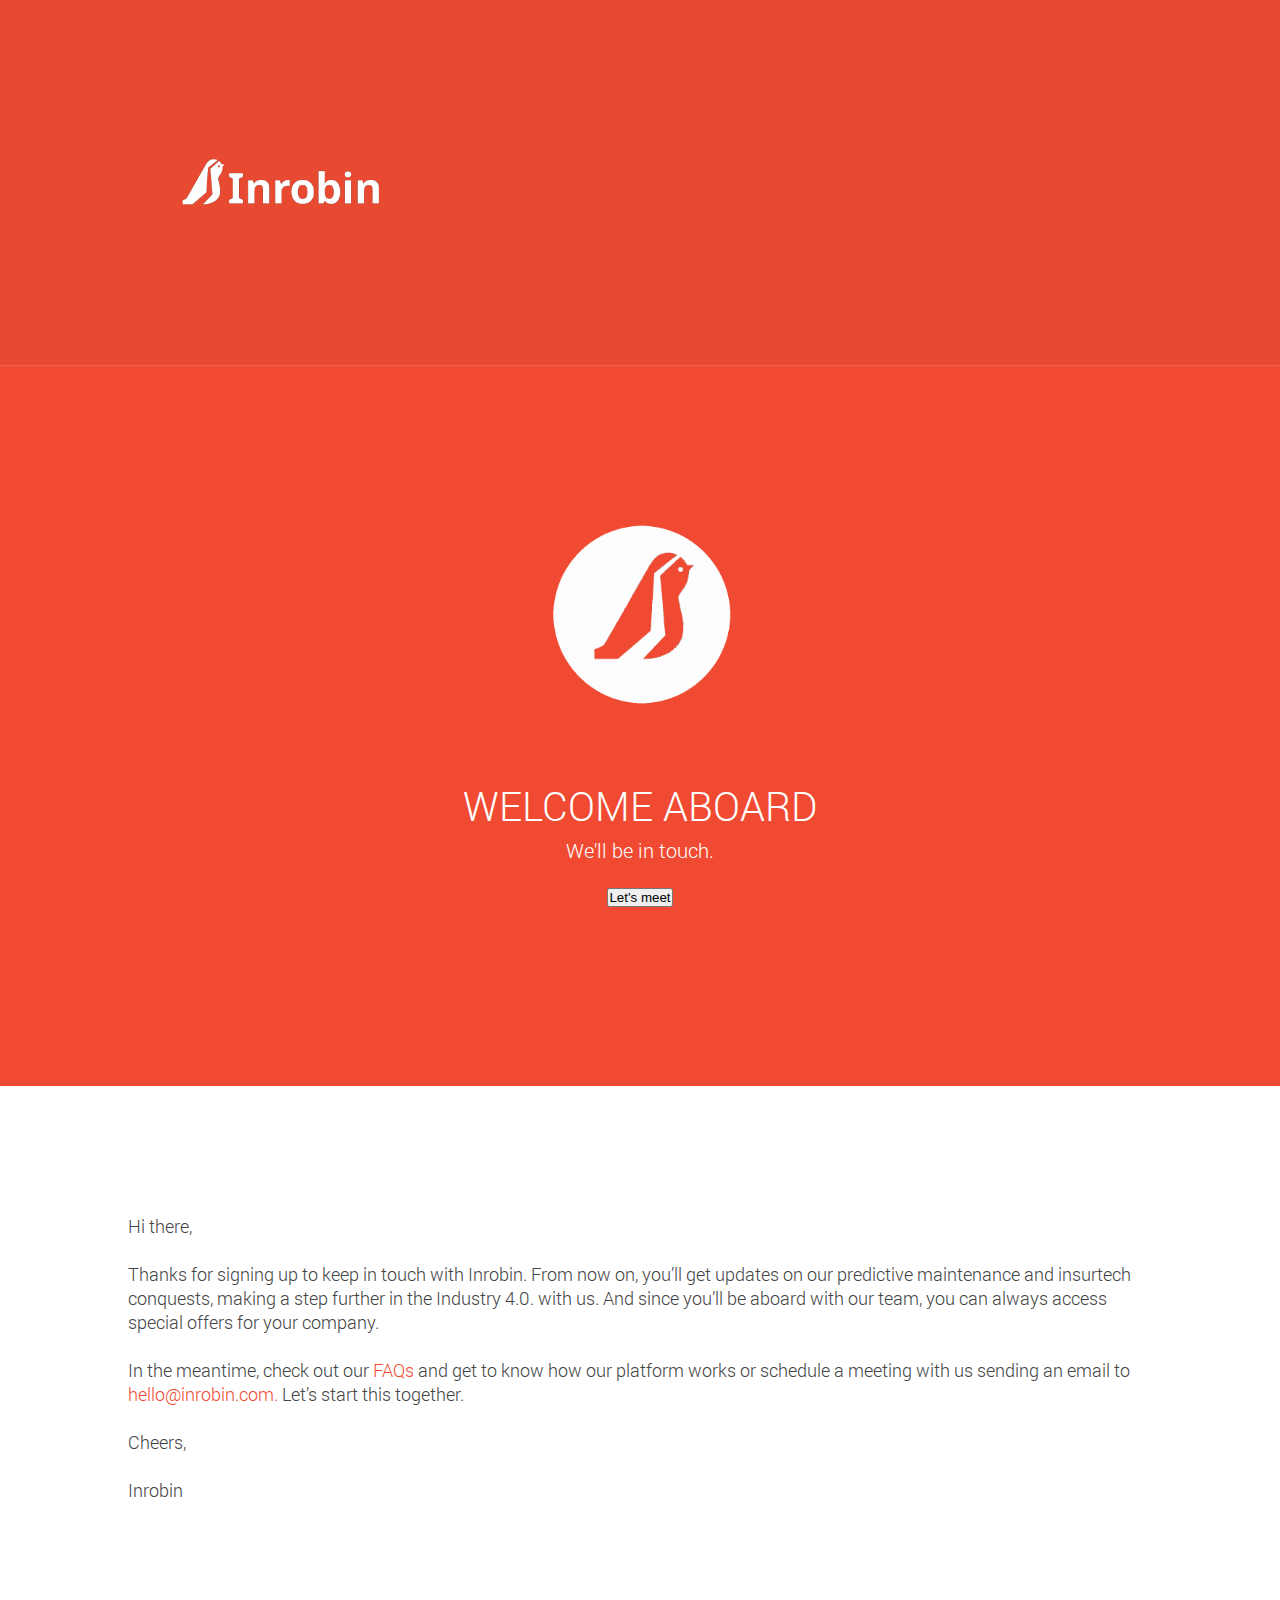
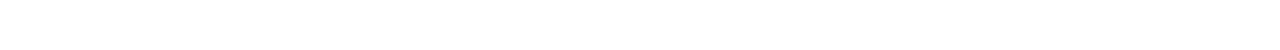
<file: inrobin/welcome.html>
<!DOCTYPE html>
<html lang="en" onclick="showOpac('Pepe')">
<head>
    <meta charset="UTF-8">
    <title>Welcome to Inrobin</title>
    <link rel="stylesheet" type="text/css" href="inrobinstyle.css" />
</head>
<body id="body">

      <!--THIS IS FIRST BLOCK AND TITLE-->
      <div class="femte" style="background-color: rgb(231, 74, 48); border-bottom:1px solid #f0634b;">
          <p>
              <img src="images/logoBlack.png" style="width:30%;margin-bottom:0.5%">
          </p>
      </div>

      <!--THIS IS SECOND BLOCK WITH EXPLANATION-->
      <div class="femte" style="background-color: rgb(240, 75, 50); ">
          <p>
            <img src="images/logo2.png" style="width:25%;margin-top:3%;display:block; margin-left: auto; margin-right: auto;">
          </p>
          <center><p class="negsmalltitle" style="color:white;font-size:40px;display:block; margin-left: auto; margin-right: auto;">
            WELCOME ABOARD
            <p class="negtextbox" style="color:white;font-size:20px;display:block; margin-left: auto; margin-right: auto;margin-top: -5%">
              We'll be in touch.
            </p>
          </p></center>

          <a href="mailto:mailto:hello@inrobin.com" class="" style="text-decoration: none">
              <button class="buttonE buttonE3" style = "display:block; margin-left: auto; margin-right: auto;margin-bottom:5%">
                    Let's meet
              </button>
          </a>

      </div>

      <!--THIS IS BLOCK WITH PHOTOS-->
      <div class="sjetteRelative" style="height:100%; ">
        Hi there,<br><br>
        Thanks for signing up to keep in touch with Inrobin. From now on, you’ll get updates on our predictive maintenance
        and insurtech conquests, making a step further in the Industry 4.0. with us. And since you’ll be aboard with our team,
        you can always access special offers for your company.<br><br>
        In the meantime, check out our
            <a href="" style="color: rgb(240, 75, 50);text-decoration: none">FAQs</a>
        and get to know how our platform works or schedule a meeting with us sending an
        email to
            <a href="mailto:mailto:hello@inrobin.com" style="color: rgb(240, 75, 50);text-decoration: none">hello@inrobin.com.</a>

        Let’s start this together.<br><br>
        Cheers,<br><br>
        Inrobin</p>
      </div>


</body>
</html>
</file>
<file: inrobin/inrobinstyle.css>
@font-face {
    font-family: roboto;
    src: url(roboto/Roboto-Regular.ttf);
}

@font-face {
    font-family: roboto-thin;
    src: url(roboto/Roboto-Thin.ttf);
}

@font-face {
    font-family: roboto-light;
    src: url(roboto/Roboto-Light.ttf);
}


html,body {
    padding:0;
    margin:0;
}

footer {
    width: 100%;
    position:absolute;
    padding-top: 2%;
    background-color: rgb(249, 250, 251);
    padding-bottom: 5%;
}



.feet {
    float:left;
    height: 100%;
    width: 19%;
    font-size: 20px;
    margin-top: 3.5%;
    padding-left: 4%;
    padding-right: 2%;
    font-family: roboto;
    color: rgb(0, 90, 90);
    text-align: center;

}

.feeter {
    color: rgb(136, 136, 136);
    font-family: roboto-light;
    padding-right: 5%;
    padding-left: 7%;
    margin-bottom: -10px;
}

.foot {
    text-decoration: none;
}

.foot:hover {
    text-decoration: solid rgb(0, 90, 90) underline;
}

.right {
    z-index: 20;
    padding-top: 10px;
    position: fixed;
    width: 100%;
    font-size: 25px;
    height: 70px;
    /*height: 100%;*/
    background-color: white;
    /*opacity: 0.98;*/
}

img.logo {
    padding-top: 8px;
    height: 40px;
    padding-left: 50px;
    float: left;
}

.sideicon {
    padding-top: 1000px;
    float: left;
    cursor: pointer;
}

img.smicon {
    width: 140px;
    margin: 0 5% 0 5%
}

@media screen and (max-width: 1000px) {
  img.smicon {
      width: 250px;
      margin: 0 5% 0 5%
  }
}
.dropbtn {
    background-color: rgb(240, 75, 50);
    color: white;
    padding: 20px;
    font-size: 16px;
    border: none;
    cursor: pointer;
}

.righter {text-align: right;margin-right: 1%;}

.dropdown {
    color: rgb(83, 88, 95);
    padding: 0 20px 20px 20px;
    text-decoration: none;
    font-size: 20px;
    font-family: roboto;
    display: inline-block;
    position: relative;
}

.dropdown a {
    color: rgb(83, 88, 95);
    padding: 20px 20px 20px 20px;
    text-decoration: none;
    display: inline-block;
    font-size: 20px;
    font-family: roboto;
}
.dropdown a:hover {color: rgb(240, 75, 50);}

.dropdown-content {
    width: 100%;
    text-align: left;
    box-shadow: 0 4px 8px 0 rgba(0,0,0,0.2);
    padding: 20px 20px 20px 20px;
    display: none;
    position: absolute;
    background-color: white;
    z-index: 100;
}


.dropdown-content a {
    text-decoration: none;
    font-family: roboto;
    padding: 0px 0 10px 0;
    font-size: 20px;
    color: rgb(83, 88, 95);
}

.dropdown-content a:hover {color: rgb(240, 75, 50);}
.dropdown:hover .dropdown-content {display: block;}


.dropdown3 {
    margin: 1px 0px 0px 0px;
    position: relative;
    display: inline-block;
    border-color: rgb(240, 75, 50);
    border-style: solid;
    border-width: 2px;
    border-radius: 10px;
    /*float: left;*/
}

.dropdown3:hover{background-color: rgb(240, 75, 50);}

.dropdown3 a {
    padding-top: 0px;
    padding-right: 10px;
    padding-left: 10px;
    padding-bottom: 0px;
    color: rgb(240, 75, 50);
    text-decoration: none;
    display: inline-block;
    font-size: 20px;
    font-family: roboto;
    text-align: left;
}
.dropdown3 a:hover {color: white;}
.right .icon {
    display: none;
    position: relative;
}

@media screen and (max-width: 1000px) {
    .right {height:100px;}
    .righter{margin-right: 10%;}
    .dropdown:not(:first-child) {display: none;padding-top: 20px;}
    .dropdown3:not(:first-child) {display: none;}
    .right div.icon {
        float: right;
        display: block;
        cursor: pointer;

        color: rgb(83, 88, 95);
        padding: 20px 20px 20px 20px;
        text-decoration: none;
        font-size: 20px;
        font-family: roboto;

        text-align: center;
        position: absolute;
        right: 5%;
        top: 0;
  }
}

@media screen and (max-width: 1000px) {
    .right.responsive {position: absolute;height:100px;}
    .right.responsive .icon {
        color: rgb(83, 88, 95);
        padding: 0px 20px 20px 20px;
        text-decoration: none;
        font-size: 20px;
        font-family: roboto;
        float:right;

        display: block;
        text-align: center;
        position: absolute;
        right: 5%;
        top: 0;
  }
  .right.responsive .dropdown {
      padding: 20px 20px 0 20px;
        background-color: white;
        float:none;
        display: block;
        text-align: right;
  }

  .right.responsive .dropdown-content {
      width: 50%;
  }


  .right.responsive .dropdown3 {
    float:right;
    display: block;
    text-align: right;
  }
}


.careers {
    border-radius: 10px;
    margin: 0 10px 20px 10px;
    position: relative;
    display: inline-block;
    /*background-color: rgb(0, 90, 90);*/
    border-color: white;
    border-style: solid;
    border-width: 2px;
}

.careers:hover {
    background-color: white;
}

.careersen {
    padding-top: 15px;
    padding-right: 30px;
    padding-left: 30px;
    padding-bottom: 15px;
    color: white;
    text-decoration: none;
    display: inline-block;
    font-size: 20px;
    font-family: roboto;
    text-align: left;
    background: none;
    border: none;
}

.careersen:hover {
    color: rgb(148, 181, 180);
}


.title {
    text-decoration: none;
    display: inline-block;
    color: rgb(0, 90, 90);
    font-size: 120px;
    font-family: roboto-thin;
    width: 90%;
    margin: 0;
}
.titleWhite {
    text-decoration: none;
    display: inline-block;
    color: rgb(255, 255, 255);
    font-size: 80px;
    font-family: roboto-thin;
    width: 40%;
    margin: 0;
}
.titleFaqs {
    text-decoration: none;
    display: inline-block;
    color: rgb(0, 90, 90);
    font-size: 80px;
    font-family: roboto-thin;
    width: 30%;
    margin: 0;
}
.negtitle {
    margin: 0;
    padding: 5% 0 0 0;
    text-decoration: none;
    display: inline-block;
    font-family: roboto-thin;
    color: white;
    font-size: 120px;
    width: 90%;
}


.smalltitle {
    margin: 0;
    padding: 5% 0 0 0;
    text-decoration: none;
    display: inline-block;
    color: rgb(0, 90, 90);
    font-size: 46px;
    font-family: roboto-light;
}

.negsmalltitle {
    margin: 0;
    padding: 5% 0 0 0;
    text-decoration: none;
    display: inline-block;
    color: white;
    font-size: 46px;
    font-family: roboto-light;
}

.subtitle {
    margin: 0;
    padding: 5% 0 0 0;
    text-decoration: none;
    display: inline-block;
    color: rgb(0, 90, 90);
    font-size: 30px;
    font-family: roboto-thin;
}

.negsubtitle {
    margin: 0;
    padding: 5% 0 0 0;
    text-decoration: none;
    display: inline-block;
    color: white;
    font-size: 30px;
    font-family: roboto-thin;

}
.negsubtitleFaqs {
    margin: 0;
    padding: 0% 0 0 0;
    text-decoration: none;
    display: inline-block;
    color: white;
    font-size: 30px;
    font-family: roboto-thin;

}

.negsubtitleG {
    margin: 0;
    padding: 5% 0 0 0;
    text-decoration: none;
    display: inline-block;
    color: rgb(0, 90, 90);
    font-size: 30px;
    font-family: roboto-thin;

}

.textbox {
    margin:0;
    padding: 5% 0 0 0;
    line-height: 1.8;
    text-decoration: none;
    display: inline-block;
    color: rgb(0, 90, 90);
    font-size: 20px;
    font-family: roboto-light;
}
.textboxtop {
    margin:0;
    padding: 0% 0 0 0;
    line-height: 1.8;
    text-decoration: none;
    display: inline-block;
    color: rgb(0, 90, 90);
    font-size: 20px;
    font-family: roboto-light;
}
.textboxW {
    margin:0;
    padding: 5% 0 0 0;
    line-height: 1.8;
    text-decoration: none;
    display: inline-block;
    color: rgb(255, 255, 255);
    font-size: 20px;
    font-family: roboto-light;
}

.negtextbox {
    padding: 5% 0 0 0;
    line-height: 1.8;
    text-decoration: none;
    display: inline-block;
    color: white;
    font-size: 20px;
    font-family: roboto-light;

}
.orangetextbox {
    padding: 5% 0 0 0;
    line-height: 1.8;
    text-decoration: none;
    display: inline-block;
    color: rgb(240, 75, 50);
    font-size: 20px;
    font-family: roboto-light;

}

.question {
    padding: 5% 0 0 0;
    float: left;
    margin: 0;
    border: none;
    background: none;
    font-size: 20px;
    color: white;
    cursor: pointer;
    font-family: roboto-light;
    text-decoration: none;
}

.question:focus {outline:0;}

.question:hover {
    font-family: roboto;
}


.threes {
    text-align: center;
    width: 30%;
    float: left;
}

.threesfaqs {
    width: 100%;
    float: left;
    top: -250px;
}

.threesfaqs:hover .hoverboxW{
    color: rgb(240, 75, 50);
    cursor: pointer;
}
.threesfaqs:hover .hoverboxfaqs{
    color: rgb(240, 75, 50);
    cursor: pointer;
}

.hoverboxfaqs {
    text-decoration: none;
    display: inline-block;
    color: rgb(0, 90, 90);
    font-size: 20px;
    font-family: roboto-light;

}

.threeskey {
    text-align: center;
    width: 100%;
    float: left;
    padding: 10% 3% 0 3%;
    height: 350px;
}

.circlethrees {
    text-align: center;
    height: 250px;
    width: 250px;
    margin: 7% -5% 2% 11%;
    /*background-color: orange;*/
    float:left;
    text-decoration: none;
    display: inline-block;
    color: white;
    font-size: 60px;
    font-family: roboto;
    border: solid white;
    border-radius: 100%;
}

.hoverbox {
    text-decoration: none;
    display: inline-block;
    color: rgb(0, 90, 90);
    font-size: 20px;
    font-family: roboto;
}

.threes:hover .hoverbox{
    color: rgb(240, 75, 50);
    cursor: pointer;
}

.hoverboxW {
    text-decoration: none;
    display: inline-block;
    color: rgb(255, 255, 255);
    font-size: 30px;
    font-family: roboto-thin;
}

.threes:hover .hoverboxW{
    color: rgb(240, 75, 50);
    cursor: pointer;
}

.forste {
    overflow: hidden;
    padding: 100px;
    text-align: left;
    height: 100%;
    background-size: 100%;
    background: white;
    background-repeat: no-repeat;
    background-position: right;
}



.andre {
    padding: 10%;
    height: 100%;
    background-size: 100%;
    background-color: rgb(240, 75, 50);
    overflow: hidden;
    z-index: 5;


}

.tredje {
    padding: 10%;
    height:100%;
    background-color: rgb(148, 181, 180);
    background-size: 100%;
    overflow: hidden;
    z-index: 5;

}

.fjerde {
    padding: 5%;
    z-index: 5;
    background-color: rgb(0, 90, 90);
    background-size: 100%;
    height:100%;
    overflow: hidden;
}
.fjerde2 {
    padding: 6%;
    z-index: 5;
    background-color: rgb(0, 90, 90);
    background-size: 100%;
    height:100%;
    overflow: hidden;

}

.femte {
    padding: 10%;
    z-index: 5;
    background-size:100%;
    overflow: hidden;
    height:100%;
}

.femtePulp{
    padding: 10%;
    z-index: 5;
    background-size:100%;
    overflow: hidden;
    height:100%;
    background-color: rgb(0, 90, 90);
}


.sjette {
    padding: 10%;
    background-color: white;
    background-size: 100%;
    overflow: hidden;
    z-index: 5;
    width: 100%;

}




.sjetteRelative {
    padding: 10%;
    background-color: white;
    background-size: 100%;
    overflow: hidden;
    z-index: 5;
    position: relative;
    width: 100%;

}

.background-wrap {
    position: fixed;
    z-index: -1000;
    width: 100%;
    height: 100%;
    overflow: hidden;
    top: 0;
    left: 0 ;
}

#video-bg-elem {
    position: absolute;
    top: 0;
    left: 0;
    min-height: 100%;
    min-width: 100%;
}

.jobs {
    margin: 5% 2% 5% 2%;
    border-left: solid rgb(148, 181, 180);
    background-color: white;
    overflow: hidden;
    z-index: 5;
    width:35%;
}

.jobs:hover .textbox {
    cursor: pointer;
    color: rgb(148, 181, 180);
}

.position {
    margin: 5% 2% 5% 2%;
    border: solid black;
    border-width: 1px;
    border-radius: 20px;
}

.position .textbox {
    width:80%;
    padding: 2% 0 2% 2%;
}


#pulp {
    padding: 10%;
    background: linear-gradient( rgba(0, 90, 90, 0.85), rgba(0, 90, 90, 0.85) ), url(images/paper.jpeg);
    background-repeat:no-repeat;
    background-size: 100%;
    overflow: hidden;
}
#faq {
    padding: 7% 10% 3% 10%;
    background: url(images/paperb.jpeg);
    background-repeat:no-repeat;
    background-size: 100%;
    overflow: hidden;
}



#email {
    margin-left: 1%;
    margin-bottom: 1%;
    border-radius: 10px;
    width: 20%;
    box-sizing: border-box;
    font-size: 18px;
    padding: 12px 17px 12px 17px;
    font-family: roboto;
    color: rgb(136, 136, 136);
    border: 1px solid rgb(136, 136, 136);
}

.startbutton {
    /*background: linear-gradient(to right, #F00000 0%, #DC281E 51%, #F00000 100%);*/
    background-color: rgb(240, 75, 50);
    margin-left: 2%;
    border-radius: 10px;
    border-width: 0;
    font-size: 20px;
    font-family: roboto;
    color: white;
    padding: 10px 15px 10px 15px;
    cursor: pointer;

}
/*linear-gradient(to right, #F00000 0%, #DC281E 51%, #F00000 100%)*/

.startbutton:hover {
     background-position: right center;
}

.negseemore {
    margin:0;
    padding:0;
    cursor: pointer;
    color: white;
    background: none;
    border: none;
    font-size: 20px;
    text-decoration: none;
    font-family: roboto;

}

.seemore {
    font-family: roboto;
    margin:0;
    cursor: pointer;
    color: rgb(0, 90, 90);
    background: none;
    border: none;
    font-size: 20px;
    width: 100%;
    text-decoration: none;
}

.seemore:hover {
    color: rgb(240, 75, 50);
}

button:focus {outline:0;}

.negseemore:hover {
    color: rgb(240, 75, 50);
}


.label {
  position: relative;
  display: block;
  padding-left: 30px;
}

.label:before {
  content: "";
  position: absolute;
  width: 0;
  height: 0;
  top: 50%;
  left: 10px;
  border-left: 8px solid white;
  border-top: 8px solid transparent;
  border-bottom: 8px solid transparent;
  margin-top: -8px;
}




/*ABOUT US PHOTO CSS*/

.container {
    float:left;
    position: relative;
    /*background-color: orange;*/
    padding: 5% 5% 0 5%;
}

.image {
    opacity: 1;
    display: block;
    width: 200px;
    transition: .5s ease;
    border-radius: 100%;
    margin-bottom: 8%;
}

.info {
    top: -5%;
    left: -5%;
    z-index: 1;
    width:100%;
    border: solid grey;
    border-width: 1px;
    border-radius: 20px;
    position:absolute;
    opacity:0.95;
    background-color: white;
    background-size:100%;
    padding-top: 10%;
    padding-left: 10%;
    padding-right: 10%;
    display: none;
    /*padding-right: 50%;*/
    /*padding-bottom: 50%;*/
}

.container:hover .image{
    transform: scale(1.2);
}

.container:hover .text {
    opacity: 1;
}

.text {
    opacity: 0;
    color: rgb(136, 136, 136);
    font-size: 20px;
    font-family: roboto;
    text-align: center;

}


.row {
    width: 50%;
    float: left;
}
.row1{
    width: 50%;
    float: left;
}

.list {
    padding: 5%;
    font-family: roboto;
    font-size: 20px;
    color: rgb(240, 75, 50);
}

.neglist {
    padding: 5%;
    font-family: roboto;
    font-size: 20px;
    color: white;
}

li {
    margin: 0px 0px 0px 0px;
}

.slider {
    animation: leftmove 2s 1;
    animation-timing-function: ease;
    z-index: 1;
    overflow: hidden;
}

/* Standard syntax */
@keyframes leftmove {
    from {left: -100%;}
    to {left: 0;}
}
@keyframes rightmove {
    from {right: -100%;}
    to {right: 0;}
}

/* MINIMIZE */
p {
    padding: 0 0 20px;
}
p2 {
    padding: 0 0 0px;
}

#more-button{border-style:none;background:none;font:16px Serif;color:blue;margin: 0 0 10px 0;}

#grow input:checked{color:red;}

#more-button:hover{color:black;}

#grow {
    -moz-transition: height .5s;
    -ms-transition: height .5s;
    -o-transition: height .5s;
    -webkit-transition: height .5s;
    transition: height .5s;
    height: 0;
    overflow: hidden;
  }

/*MENU*/


* {
    margin: 0;
    padding: 0;
    outline: none;
    box-sizing: border-box;
}

body {
    background: #eee;
    color: #444;
    font-family: roboto-light;
    font-size: 18px;
    height: auto !important;
    height: 100%;
    min-height: 100%;
    text-rendering: optimizeLegibility;
    position: relative;
}

header {
    background-color: rgb(255,255,255);
    border-bottom: 1px solid rgba(0,0,0,.15);
    display: flex;
    flex-direction: column;
    text-align: center;
}

    header > div#logo {
        line-height: 70px;
        position: relative;
    }

    header > .menuDown {
        box-shadow: 0 3px 5px rgba(0,0,0,.15);
    }

    header > .menuUp {
        box-shadow: none;
    }

        header > div#logo > h1 {
            color: white;
            font-weight: 300;
            text-transform: lowercase;
        }

        header > div#logo > div#navToggle {
            background-color: rgba(0,0,0,.0);
            position: absolute;
            right: 0;
            top: 0;
            transition: 300ms all ease;
        }

            header > div#logo > div#navToggle:hover {
                background-color: rgba(0,0,0,.0);
            }

            header > div#logo > div#navToggle > a {
                color: rgba(255,255,255,.0);
                display: block;
                font-size: 0.85em;
                font-weight: 600;
                padding: 0 2.5rem;
                text-decoration: none;
                transition: 300ms all ease;
            }

                header > div#logo > div#navToggle:hover > a {
                    color: rgba(255,255,255,0);
                }

    header > nav {
        background-color: white;
        display: none;
        flex: 1;
        transform: 300ms all ease;
    }

        header nav > ul {
            list-style-type: none;
        }

            header nav > ul > li {
                border-bottom: 1px dotted rgba(0,0,0,.1);
                position: relative;
                margin-top: 1.5%;
            }

                header nav > ul > li:last-of-type {
                    border-bottom: none;
                }

                header nav > ul > li > a {
                    display: block;
                    color: rgba(0,0,0,.65);
                    font-weight: 700;
                    padding: 1.5rem 0;
                    text-decoration: none;
                    transition: 250ms all ease;
                }

                    header nav > ul > li > a span.toggle {
                        background-color: rgba(0,0,0,.05);
                        border-radius: 3rem;
                        color: rgba(0,0,0,.25);
                        font-size: 0.75em;
                        font-weight: 500;
                        padding: 2px 8px;
                        text-transform: lowercase;
                    }

                    header nav > ul > li > a span.caret {
                        display: none;
                    }

                    header > nav > ul > li:hover > a {
                        color: rgb(240, 75, 50);
                    }

            header > nav > ul > li > nav {
                background-color: rgb(255,255,255);
                border-radius: 1.5em;
                box-shadow: 0 2px 8px rgba(0,0,0,.6);
                display: none;
                overflow: hidden;
                position: absolute;
                right: 5%;
                width: 90%;
                z-index: 100;
            }

                header > nav > ul > li > nav > ul > li > a {
                    color: rgba(0,0,0,,.85);
                    transition: 300ms all ease;
                }

                    header > nav > ul > li > nav > ul > li:hover > a {
                        background-color: rgba(255,255,255,.6);
                        color: rgba(0,90,90,1);
                    }

/* Medium screens */
@media all and (min-width: 1000px) {
    header > div#logo > div#navToggle {
        display: none;
    }

    header {
        background-color: white;
        flex-direction: row;
        line-height: 30px;
        padding: 0 3rem;
        position: fixed;
        text-align: left;
        width: 100%;
    }

        header > div#logo {
            background-color: transparent;
            line-height: 45px;
        }

            header > div#logo > h1 {
                color: rgb(140, 193, 193);
            }

    header > nav {
        background-color: transparent;
        display: block;
    }

        header > nav > ul {
            display: flex;
            flex-flow: row wrap;
            justify-content: flex-end;
        }

            header nav > ul > li {
                border-bottom: none;
            }

                header nav > ul > li > a {
                    padding: 0 1.25rem;
                }

                    header nav > ul > li > a span.toggle {
                        display: none;
                    }
                    header nav > ul > li > a span.caret {
                            border-bottom: 4px solid transparent;
                            border-top: 4px solid rgba(0,0,0,.65);
                            border-right: 4px solid transparent;
                            border-left: 4px solid transparent;
                            border-radius: 1px;
                            content: "";
                            display: inline-block;
                            height: 0;
                            margin: 0 0 0 .25rem;
                            transition: 250ms all ease;
                            width: 0;
                            vertical-align: middle;
                    }

                              header nav > ul > li:hover > a span.caret {
                                                border-top-color: rgb(240, 75, 5);
                                                transform: rotate(270deg);
                              }


    header > nav > ul > li:hover > nav {
        background-color: rgb(255,255,255);
        border-radius: .25em;
        box-shadow: 0 2px 8px rgba(0,0,0,.6);
        display: block;
        line-height: 3em;
        right: -50%;
        width: 196px;
    }
}

#myBtn {
  display: none;
  position: fixed;
  bottom: 20px;
  right: 30px;
  z-index: 99;
  font-size: 18px;
  border: none;
  outline: none;
  background-color: rgb(240,75,50);
  color: white;
  cursor: pointer;
  padding: 15px;
  border-radius: 4px;
}

#myBtn:hover {
  background-color: #555;
}
</file>
